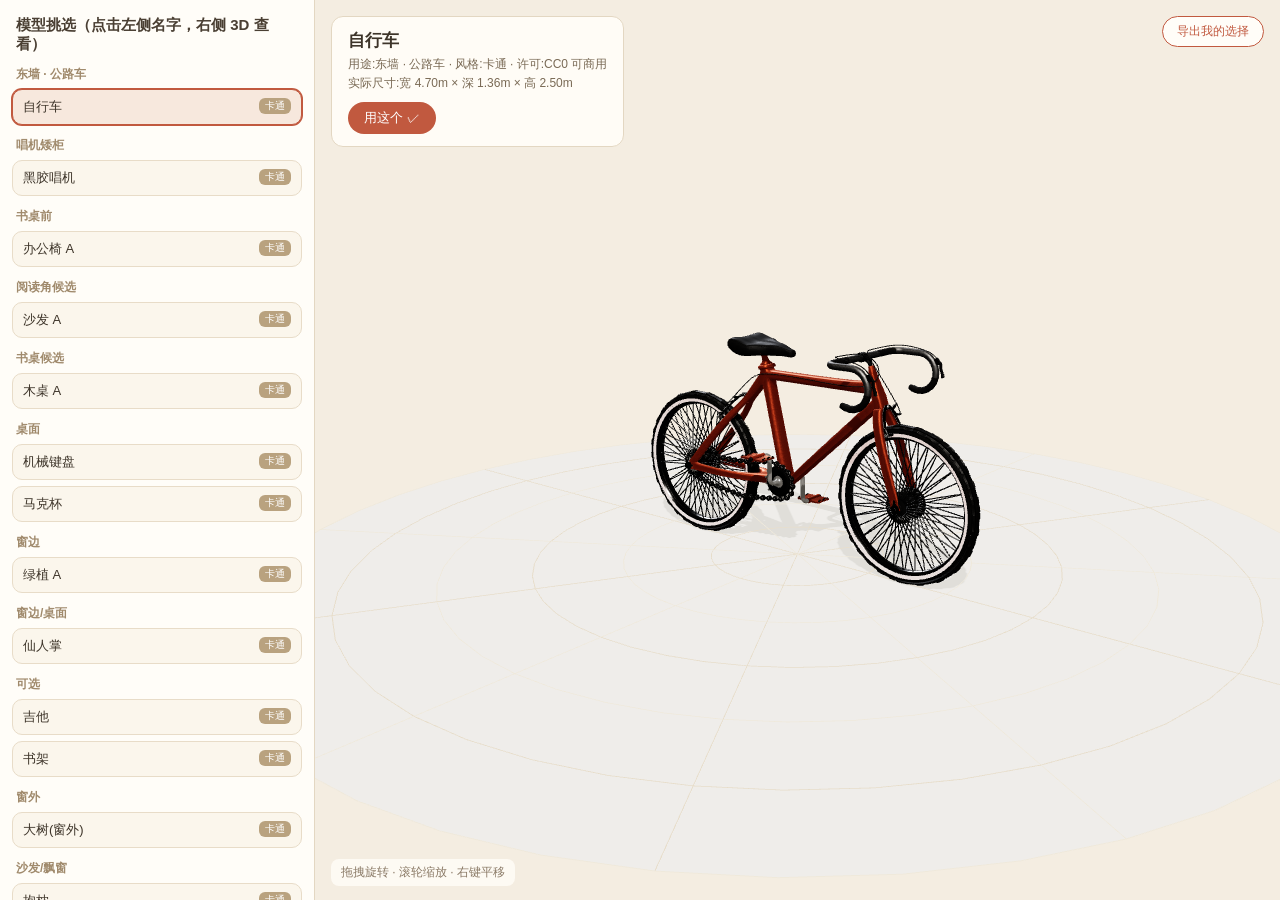
<file: room-preview/gallery.html>
<!DOCTYPE html>
<html lang="zh-CN">
<head>
<meta charset="utf-8">
<meta name="viewport" content="width=device-width,initial-scale=1">
<title>模型挑选 · 3D 预览</title>
<style>
html,body{margin:0;height:100%;overflow:hidden;font-family:-apple-system,"PingFang SC",sans-serif;background:#f4ede1;}
#app{display:flex;height:100%;}
#side{width:290px;min-width:290px;overflow-y:auto;background:#fffdf8;border-right:1px solid #e3d7c2;padding:12px;}
#side h1{font-size:15px;margin:4px 4px 10px;color:#4a3f33;}
.slot{font-size:12px;font-weight:700;color:#a08a6c;margin:12px 4px 6px;}
.item{display:block;width:100%;text-align:left;border:1px solid #e8dcc8;background:#fbf6ec;border-radius:10px;padding:8px 10px;margin-bottom:6px;cursor:pointer;font-size:13px;color:#3d3429;}
.item:hover{border-color:#c1593f;}
.item.active{border-color:#c1593f;background:#f7e8dd;box-shadow:0 0 0 1px #c1593f;}
.item .tag{float:right;font-size:10px;color:#fff;background:#b9a27f;border-radius:6px;padding:1px 6px;margin-left:6px;}
.item .tag.ph{background:#7f9a6e;}
.item.picked::after{content:"✓ 已选";color:#c1593f;font-weight:700;margin-left:6px;font-size:11px;}
</style>
<style>
#main{flex:1;position:relative;}
#view{position:absolute;inset:0;}
#info{position:absolute;left:16px;top:16px;background:rgba(255,253,248,.93);border:1px solid #e3d7c2;border-radius:12px;padding:12px 16px;max-width:430px;z-index:3;}
#info h2{margin:0 0 4px;font-size:17px;color:#3d3429;}
#info p{margin:2px 0;font-size:12px;color:#7a6a55;}
#pick{margin-top:8px;border:none;background:#c1593f;color:#fff;font-size:13px;padding:7px 16px;border-radius:999px;cursor:pointer;}
#pick.off{background:#b9a27f;}
#bar{position:absolute;right:16px;top:16px;z-index:3;text-align:right;}
#exportBtn{border:1px solid #c1593f;background:#fffdf8;color:#c1593f;font-size:12px;padding:6px 14px;border-radius:999px;cursor:pointer;}
#jsonBox{display:none;margin-top:8px;width:340px;height:180px;font-size:10px;font-family:Menlo,monospace;border:1px solid #e3d7c2;border-radius:8px;padding:6px;background:#fffdf8;}
#tip{position:absolute;left:16px;bottom:14px;font-size:12px;color:#8a7a66;background:rgba(255,253,248,.8);padding:5px 10px;border-radius:8px;z-index:3;}
#loading{position:absolute;inset:0;display:flex;align-items:center;justify-content:center;font-size:14px;color:#a08a6c;z-index:2;pointer-events:none;}
</style>
</head>
<body>
<div id="app">
  <div id="side"><h1>模型挑选（点击左侧名字，右侧 3D 查看）</h1></div>
  <div id="main">
    <div id="view"></div>
    <div id="loading">加载中…</div>
    <div id="info"></div>
    <div id="bar"><button id="exportBtn" type="button">导出我的选择</button><textarea id="jsonBox" readonly></textarea></div>
    <div id="tip">拖拽旋转 · 滚轮缩放 · 右键平移</div>
  </div>
</div>
<script src="./three.min.js"></script>
<script src="./OrbitControls.js"></script>
<script src="./libs/DRACOLoader.js"></script>
<script src="./libs/GLTFLoader.js"></script>
<script>
var MODELS = [
 {id:'bike',n:'自行车',slot:'东墙 · 公路车',src:'卡通'},
 {id:'turntable',n:'黑胶唱机',slot:'唱机矮柜',src:'卡通'},
 {id:'office-chair',n:'办公椅 A',slot:'书桌前',src:'卡通'},
 {id:'sofa',n:'沙发 A',slot:'阅读角候选',src:'卡通'},
 {id:'table',n:'木桌 A',slot:'书桌候选',src:'卡通'},
 {id:'mechanical-keyboard',n:'机械键盘',slot:'桌面',src:'卡通'},
 {id:'mug',n:'马克杯',slot:'桌面',src:'卡通'},
 {id:'plant',n:'绿植 A',slot:'窗边',src:'卡通'},
 {id:'cactus',n:'仙人掌',slot:'窗边/桌面',src:'卡通'},
 {id:'guitar',n:'吉他',slot:'可选',src:'卡通'},
 {id:'library-large',n:'书架',slot:'可选',src:'卡通'},
 {id:'tree-big',n:'大树(窗外)',slot:'窗外',src:'卡通'},
 {id:'pillow',n:'抱枕',slot:'沙发/飘窗',src:'卡通'},
 {id:'nes',n:'红白机',slot:'桌面摆件(可选)',src:'卡通'},
 {id:'headphones',n:'耳机',slot:'桌面摆件(可选)',src:'卡通'}
];
</script>
<script>
var PH = [
 {id:'desk_lamp_arm_01',n:'折叠台灯',slot:'书桌'},
 {id:'book_encyclopedia_set_01',n:'一摞书',slot:'飘窗/桌面'},
 {id:'modern_wooden_cabinet',n:'现代木柜',slot:'唱机矮柜候选'},
 {id:'hanging_picture_frame_01',n:'挂画框',slot:'墙面'},
 {id:'potted_plant_01',n:'盆栽 A',slot:'窗边'},
 {id:'potted_plant_02',n:'盆栽 B',slot:'窗边'},
 {id:'WoodenTable_02',n:'木桌 B',slot:'书桌候选'},
 {id:'WoodenTable_03',n:'木桌 C',slot:'书桌候选'},
 {id:'mid_century_lounge_chair',n:'休闲椅',slot:'阅读角候选'},
 {id:'modern_arm_chair_01',n:'扶手椅',slot:'阅读角候选'},
 {id:'Sofa_01',n:'长沙发',slot:'阅读角候选'}
];
PH.forEach(function(m){ m.src='写实'; });
var ALL = MODELS.concat(PH);
</script>
<script>
var view = document.getElementById('view');
var scene = new THREE.Scene();
scene.background = new THREE.Color(0xf4ede1);
var camera = new THREE.PerspectiveCamera(45, 1, 0.01, 200);
var renderer = new THREE.WebGLRenderer({antialias:true});
renderer.setPixelRatio(Math.min(devicePixelRatio,2));
renderer.shadowMap.enabled = true;
renderer.shadowMap.type = THREE.PCFSoftShadowMap;
renderer.outputEncoding = THREE.sRGBEncoding;
renderer.toneMapping = THREE.ACESFilmicToneMapping;
view.appendChild(renderer.domElement);
var controls = new THREE.OrbitControls(camera, renderer.domElement);
controls.enableDamping = true; controls.dampingFactor = 0.08;
function resize(){
  var w = view.clientWidth, h = view.clientHeight;
  camera.aspect = w/h; camera.updateProjectionMatrix();
  renderer.setSize(w, h);
}
addEventListener('resize', resize);
</script>
<script>
scene.add(new THREE.HemisphereLight(0xfff6e8, 0x9a8a72, 0.85));
var key = new THREE.DirectionalLight(0xfff0dd, 1.1);
key.position.set(3, 5, 4); key.castShadow = true;
key.shadow.mapSize.set(1024,1024);
key.shadow.camera.left=-4; key.shadow.camera.right=4;
key.shadow.camera.top=4; key.shadow.camera.bottom=-4;
scene.add(key);
var rim = new THREE.DirectionalLight(0xdfe8ff, 0.35);
rim.position.set(-4, 3, -3); scene.add(rim);
var ground = new THREE.Mesh(new THREE.CircleGeometry(6, 48),
  new THREE.MeshStandardMaterial({color:0xe9dfc9, roughness:1}));
ground.rotation.x = -Math.PI/2; ground.receiveShadow = true;
scene.add(ground);
var grid = new THREE.PolarGridHelper(6, 12, 6, 48, 0xcbb996, 0xdccfb4);
grid.position.y = 0.002; scene.add(grid);
var draco = new THREE.DRACOLoader();
draco.setDecoderPath('./libs/draco/');
var loader = new THREE.GLTFLoader();
loader.setDRACOLoader(draco);
</script>
<script>
var current = null, currentObj = null, picked = {};
var infoEl = document.getElementById('info');
var loadingEl = document.getElementById('loading');
function showModel(m){
  if (currentObj){ scene.remove(currentObj); currentObj = null; }
  current = m;
  loadingEl.style.display = 'flex';
  infoEl.innerHTML = '<h2>' + m.n + '</h2><p>加载中…</p>';
  loader.load('./models/' + m.id + '/model.gltf', function(g){
    var obj = g.scene;
    obj.traverse(function(o){ if (o.isMesh){ o.castShadow = true; o.receiveShadow = true; } });
    var box3 = new THREE.Box3().setFromObject(obj);
    var size = box3.getSize(new THREE.Vector3());
    var center = box3.getCenter(new THREE.Vector3());
    obj.position.sub(center); obj.position.y += size.y/2;
    scene.add(obj); currentObj = obj;
    var maxDim = Math.max(size.x, size.y, size.z) || 1;
    var dist = maxDim * 1.9 + 0.4;
    camera.position.set(dist*0.8, maxDim*0.75 + size.y*0.3, dist);
    controls.target.set(0, size.y/2, 0);
    controls.update();
    loadingEl.style.display = 'none';
    renderInfo(m, size);
  }, undefined, function(){
    loadingEl.style.display = 'none';
    infoEl.innerHTML = '<h2>' + m.n + '</h2><p>加载失败</p>';
  });
}
</script>
<script>
function fmt(x){ return (Math.round(x*100)/100).toFixed(2); }
function renderInfo(m, size){
  var isPicked = !!picked[m.id];
  infoEl.innerHTML = '<h2>' + m.n + '</h2>'
    + '<p>用途:' + m.slot + ' · 风格:' + m.src + ' · 许可:CC0 可商用</p>'
    + '<p>实际尺寸:宽 ' + fmt(size.x) + 'm × 深 ' + fmt(size.z) + 'm × 高 ' + fmt(size.y) + 'm</p>'
    + '<button id="pick" type="button" class="' + (isPicked?'off':'') + '">' + (isPicked?'取消选择':'用这个 ✓') + '</button>';
  document.getElementById('pick').onclick = function(){
    if (picked[m.id]) delete picked[m.id]; else picked[m.id] = {slot:m.slot, name:m.n, id:m.id};
    renderInfo(m, size); refreshSide();
  };
}
var side = document.getElementById('side');
function refreshSide(){
  side.querySelectorAll('.item').forEach(function(b){
    b.classList.toggle('picked', !!picked[b.dataset.id]);
    b.classList.toggle('active', current && b.dataset.id === current.id);
  });
}
</script>
<script>
var lastSlot = null;
ALL.forEach(function(m){
  if (m.slot !== lastSlot){
    lastSlot = m.slot;
    var h = document.createElement('div');
    h.className = 'slot'; h.textContent = m.slot;
    side.appendChild(h);
  }
  var b = document.createElement('button');
  b.type = 'button'; b.className = 'item'; b.dataset.id = m.id;
  b.innerHTML = '<span class="tag' + (m.src==='写实'?' ph':'') + '">' + m.src + '</span>' + m.n;
  b.onclick = function(){ showModel(m); refreshSide(); };
  side.appendChild(b);
});
document.getElementById('exportBtn').onclick = function(){
  var box = document.getElementById('jsonBox');
  box.style.display = box.style.display === 'block' ? 'none' : 'block';
  box.value = JSON.stringify(picked, null, 1);
  box.focus(); box.select();
};
(function tick(){ requestAnimationFrame(tick); controls.update(); renderer.render(scene, camera); })();
resize();
showModel(ALL[0]); refreshSide();
</script>
</body>
</html>
</file>
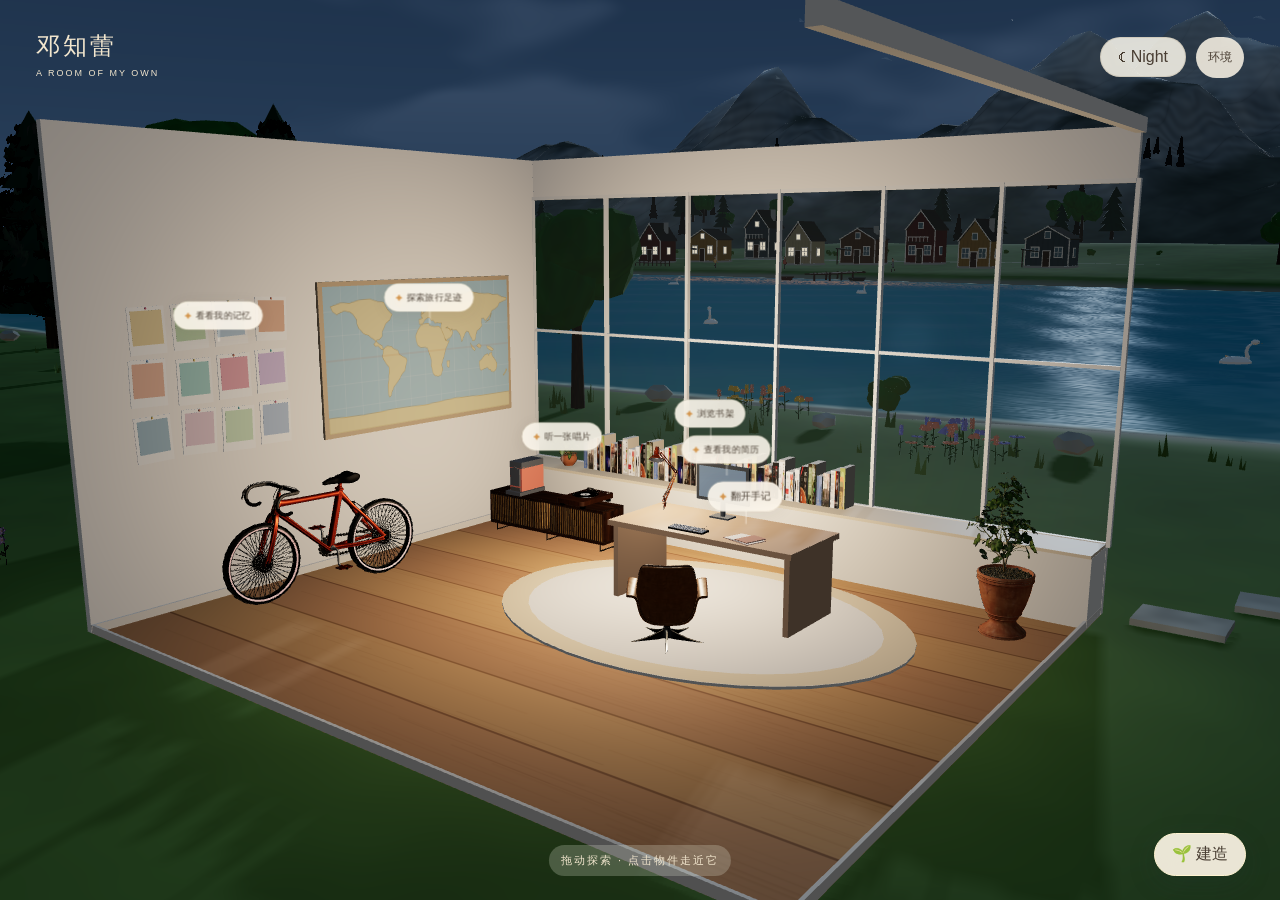
<file: room-preview/portal.html>
<!DOCTYPE html><html lang="zh-CN"><meta charset="utf-8"><title>返回房间</title><script>location.replace(location.hash==='#manage'?'./admin/':'./index.html'+location.hash);</script><a href="./index.html">返回房间</a></html>
</file>
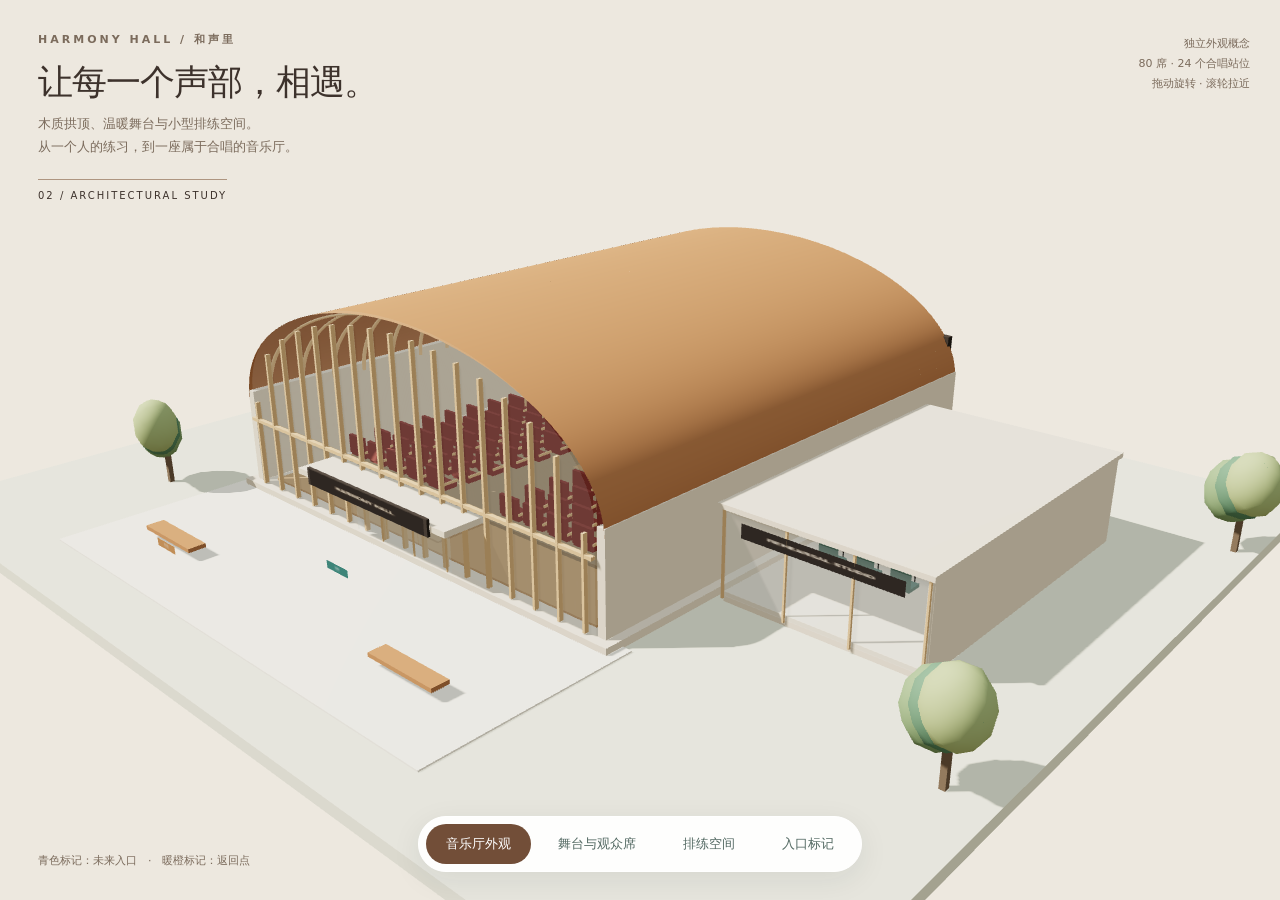
<file: standalone-demos/concert.html>
<!doctype html><html lang="zh-CN"><meta charset="utf-8"><meta name="viewport" content="width=device-width,initial-scale=1"><title>和声里音乐厅 · 独立建筑外观</title><link rel="stylesheet" href="demo.css"><body class="concert"><header class="header"><div class="eyebrow">HARMONY HALL / 和声里</div><h1>让每一个声部，相遇。</h1><p>木质拱顶、温暖舞台与小型排练空间。<br>从一个人的练习，到一座属于合唱的音乐厅。</p><span class="tag">02 / ARCHITECTURAL STUDY</span></header><aside class="meta">独立外观概念<br>80 席 · 24 个合唱站位<br>拖动旋转 · 滚轮拉近</aside><div class="legend">青色标记：未来入口　·　暖橙标记：返回点</div><nav class="nav"><button data-view="exterior">音乐厅外观</button><button data-view="hall">舞台与观众席</button><button data-view="rehearsal">排练空间</button><button id="markers">入口标记</button></nav><script src="vendor/three.min.js"></script><script src="vendor/OrbitControls.js"></script><script src="common.js"></script><script src="concert.js"></script></body></html>
</file>
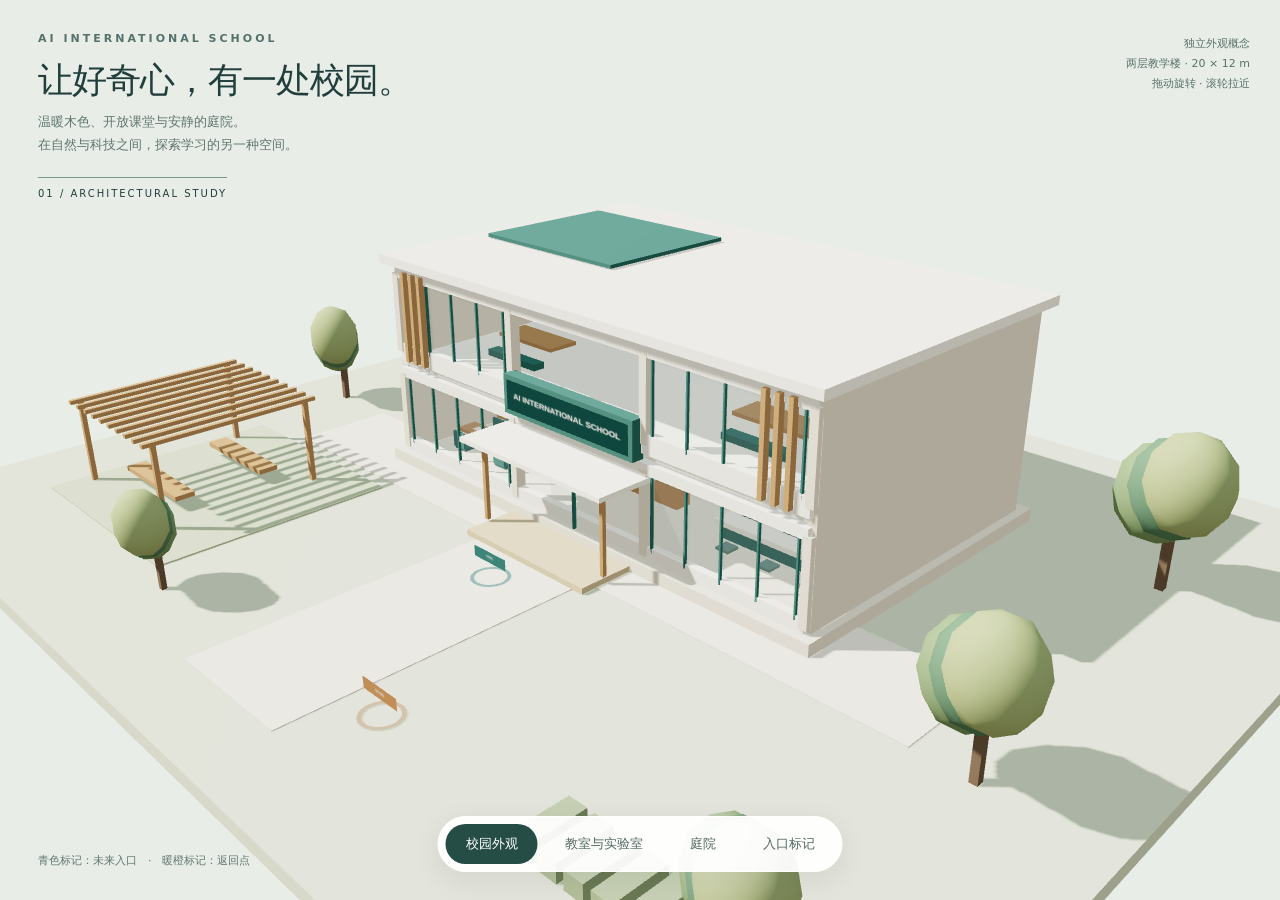
<file: standalone-demos/school.html>
<!doctype html><html lang="zh-CN"><meta charset="utf-8"><meta name="viewport" content="width=device-width,initial-scale=1"><title>AI International School · 独立建筑外观</title><link rel="stylesheet" href="demo.css"><body><header class="header"><div class="eyebrow">AI INTERNATIONAL SCHOOL</div><h1>让好奇心，有一处校园。</h1><p>温暖木色、开放课堂与安静的庭院。<br>在自然与科技之间，探索学习的另一种空间。</p><span class="tag">01 / ARCHITECTURAL STUDY</span></header><aside class="meta">独立外观概念<br>两层教学楼 · 20 × 12 m<br>拖动旋转 · 滚轮拉近</aside><div class="legend">青色标记：未来入口　·　暖橙标记：返回点</div><nav class="nav"><button data-view="exterior">校园外观</button><button data-view="classroom">教室与实验室</button><button data-view="courtyard">庭院</button><button id="markers">入口标记</button></nav><script src="vendor/three.min.js"></script><script src="vendor/OrbitControls.js"></script><script src="common.js"></script><script src="school.js"></script></body></html>
</file>
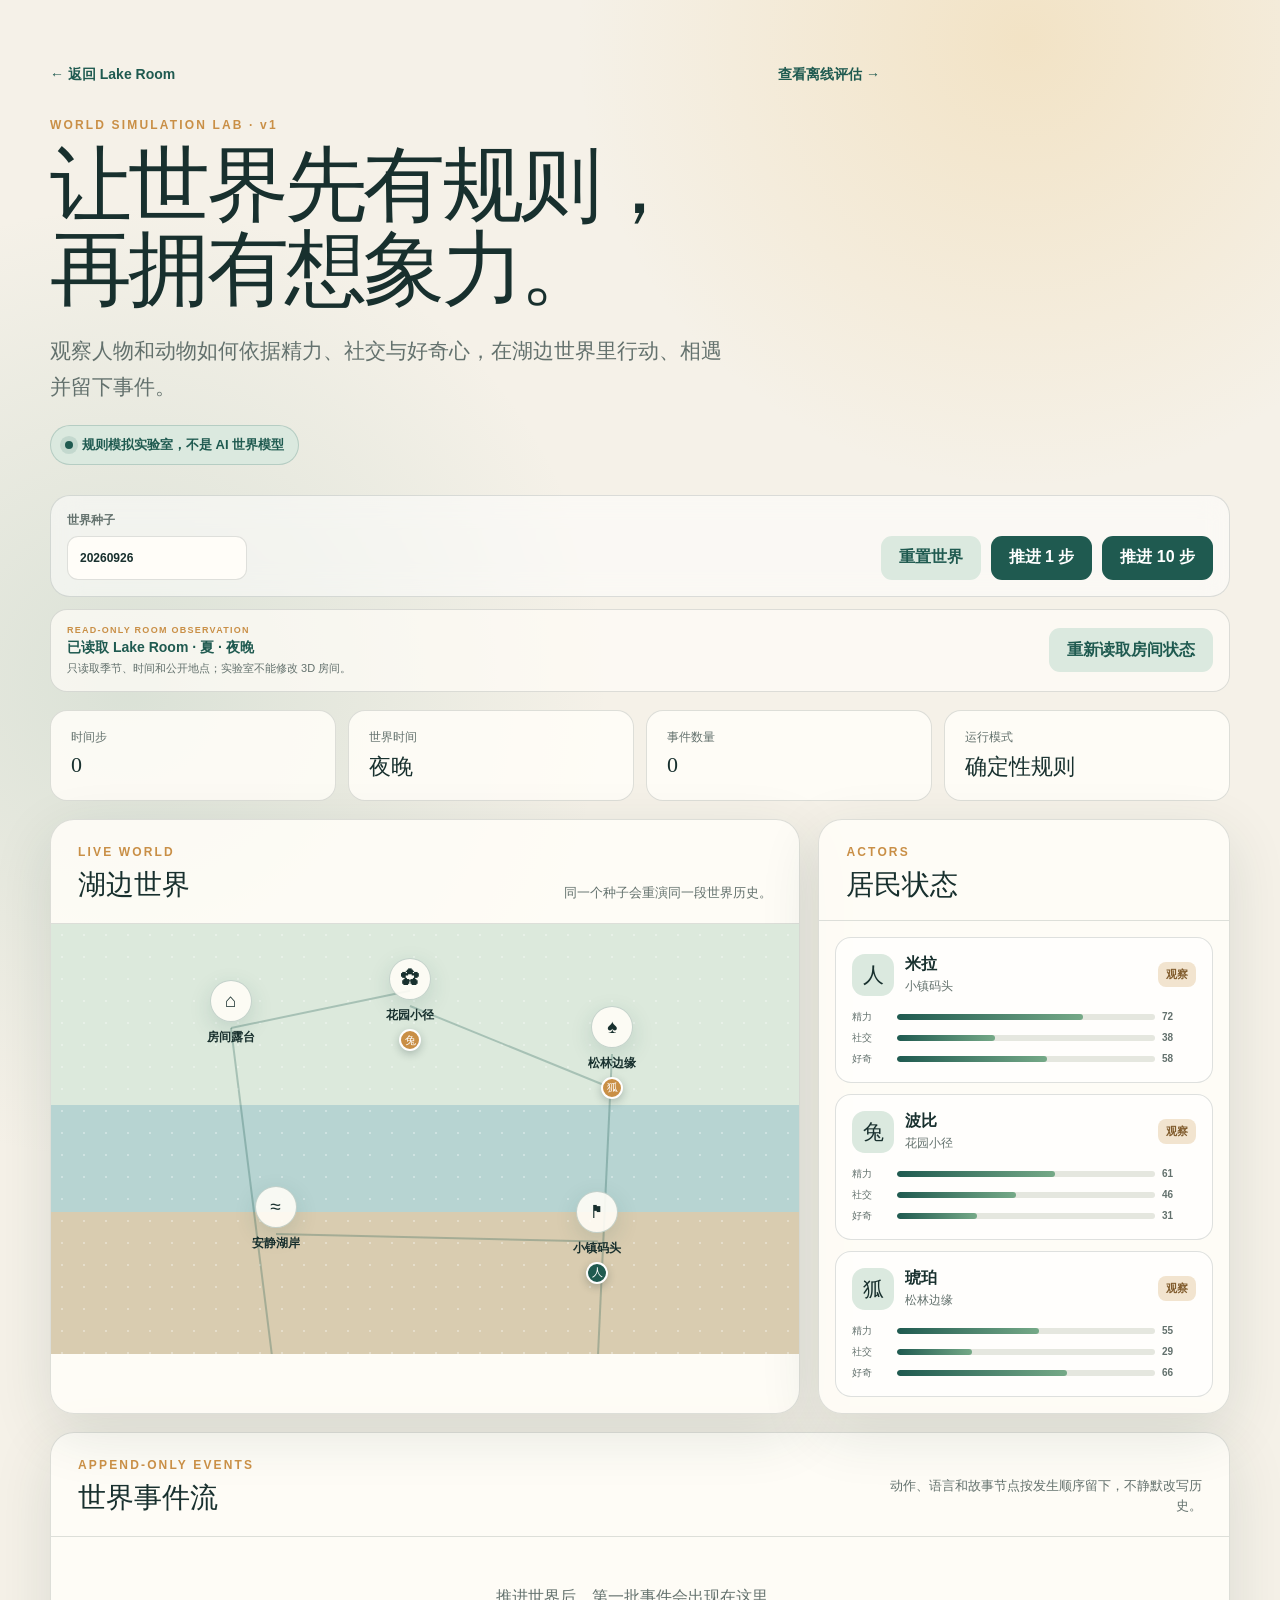
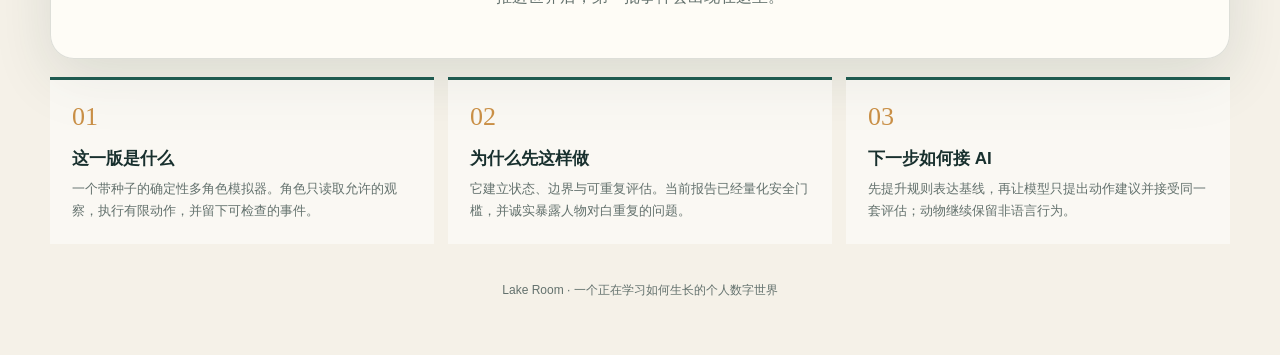
<file: world-model/demo.html>
<!doctype html>
<html lang="zh-CN">
<head>
  <meta charset="utf-8">
  <meta name="viewport" content="width=device-width,initial-scale=1">
  <meta name="theme-color" content="#183d3b">
  <link rel="icon" href="data:,">
  <title>Lake Room · 世界模拟实验室</title>
  <link rel="stylesheet" href="demo.css">
</head>
<body>
  <main class="shell">
    <header class="hero">
      <div class="hero-nav"><a class="back-link" href="../">← 返回 Lake Room</a><a class="back-link" href="evaluation.html">查看离线评估 →</a></div>
      <div class="eyebrow">WORLD SIMULATION LAB · v1</div>
      <h1>让世界先有规则，<br>再拥有想象力。</h1>
      <p class="lead">观察人物和动物如何依据精力、社交与好奇心，在湖边世界里行动、相遇并留下事件。</p>
      <div class="truth-label" data-testid="lab-status">
        <span class="truth-dot" aria-hidden="true"></span>
        规则模拟实验室，不是 AI 世界模型
      </div>
    </header>

    <section class="control-panel" aria-label="模拟控制">
      <label class="seed-field">
        <span>世界种子</span>
        <input id="seed" type="number" value="20260926" min="1" max="4294967295" inputmode="numeric">
      </label>
      <button id="reset" class="button secondary" type="button">重置世界</button>
      <button id="step-one" class="button primary" type="button">推进 1 步</button>
      <button id="step-ten" class="button primary" type="button">推进 10 步</button>
    </section>

    <section class="observation-panel" aria-label="房间观察状态">
      <div>
        <span class="observation-kicker">READ-ONLY ROOM OBSERVATION</span>
        <strong id="observation-status" data-testid="observation-status">正在读取 Lake Room 状态…</strong>
        <small>只读取季节、时间和公开地点；实验室不能修改 3D 房间。</small>
      </div>
      <button id="refresh-observation" class="button secondary" type="button">重新读取房间状态</button>
    </section>

    <section class="metrics" aria-label="世界状态">
      <article><span>时间步</span><strong id="tick">0</strong></article>
      <article><span>世界时间</span><strong id="world-time">早晨</strong></article>
      <article><span>事件数量</span><strong id="event-count">0</strong></article>
      <article><span>运行模式</span><strong>确定性规则</strong></article>
    </section>

    <section class="dashboard">
      <div class="panel world-panel">
        <div class="section-heading">
          <div>
            <p class="kicker">LIVE WORLD</p>
            <h2>湖边世界</h2>
          </div>
          <p>同一个种子会重演同一段世界历史。</p>
        </div>
        <div id="world-map" class="world-map" aria-label="世界地点图"></div>
      </div>

      <div class="panel actors-panel">
        <div class="section-heading compact">
          <div>
            <p class="kicker">ACTORS</p>
            <h2>居民状态</h2>
          </div>
        </div>
        <div id="actor-grid" class="actor-grid" data-testid="actor-grid"></div>
      </div>
    </section>

    <section class="panel timeline-panel">
      <div class="section-heading">
        <div>
          <p class="kicker">APPEND-ONLY EVENTS</p>
          <h2>世界事件流</h2>
        </div>
        <p>动作、语言和故事节点按发生顺序留下，不静默改写历史。</p>
      </div>
      <ol id="event-list" class="event-list" data-testid="event-list">
        <li class="empty-state">推进世界后，第一批事件会出现在这里。</li>
      </ol>
    </section>

    <section class="explanation">
      <article>
        <span>01</span>
        <h3>这一版是什么</h3>
        <p>一个带种子的确定性多角色模拟器。角色只读取允许的观察，执行有限动作，并留下可检查的事件。</p>
      </article>
      <article>
        <span>02</span>
        <h3>为什么先这样做</h3>
        <p>它建立状态、边界与可重复评估。当前报告已经量化安全门槛，并诚实暴露人物对白重复的问题。</p>
      </article>
      <article>
        <span>03</span>
        <h3>下一步如何接 AI</h3>
        <p>先提升规则表达基线，再让模型只提出动作建议并接受同一套评估；动物继续保留非语言行为。</p>
      </article>
    </section>

    <footer>Lake Room · 一个正在学习如何生长的个人数字世界</footer>
  </main>
  <script src="room-observation.js"></script>
  <script src="simulation.js"></script>
  <script src="demo.js"></script>
</body>
</html>
</file>
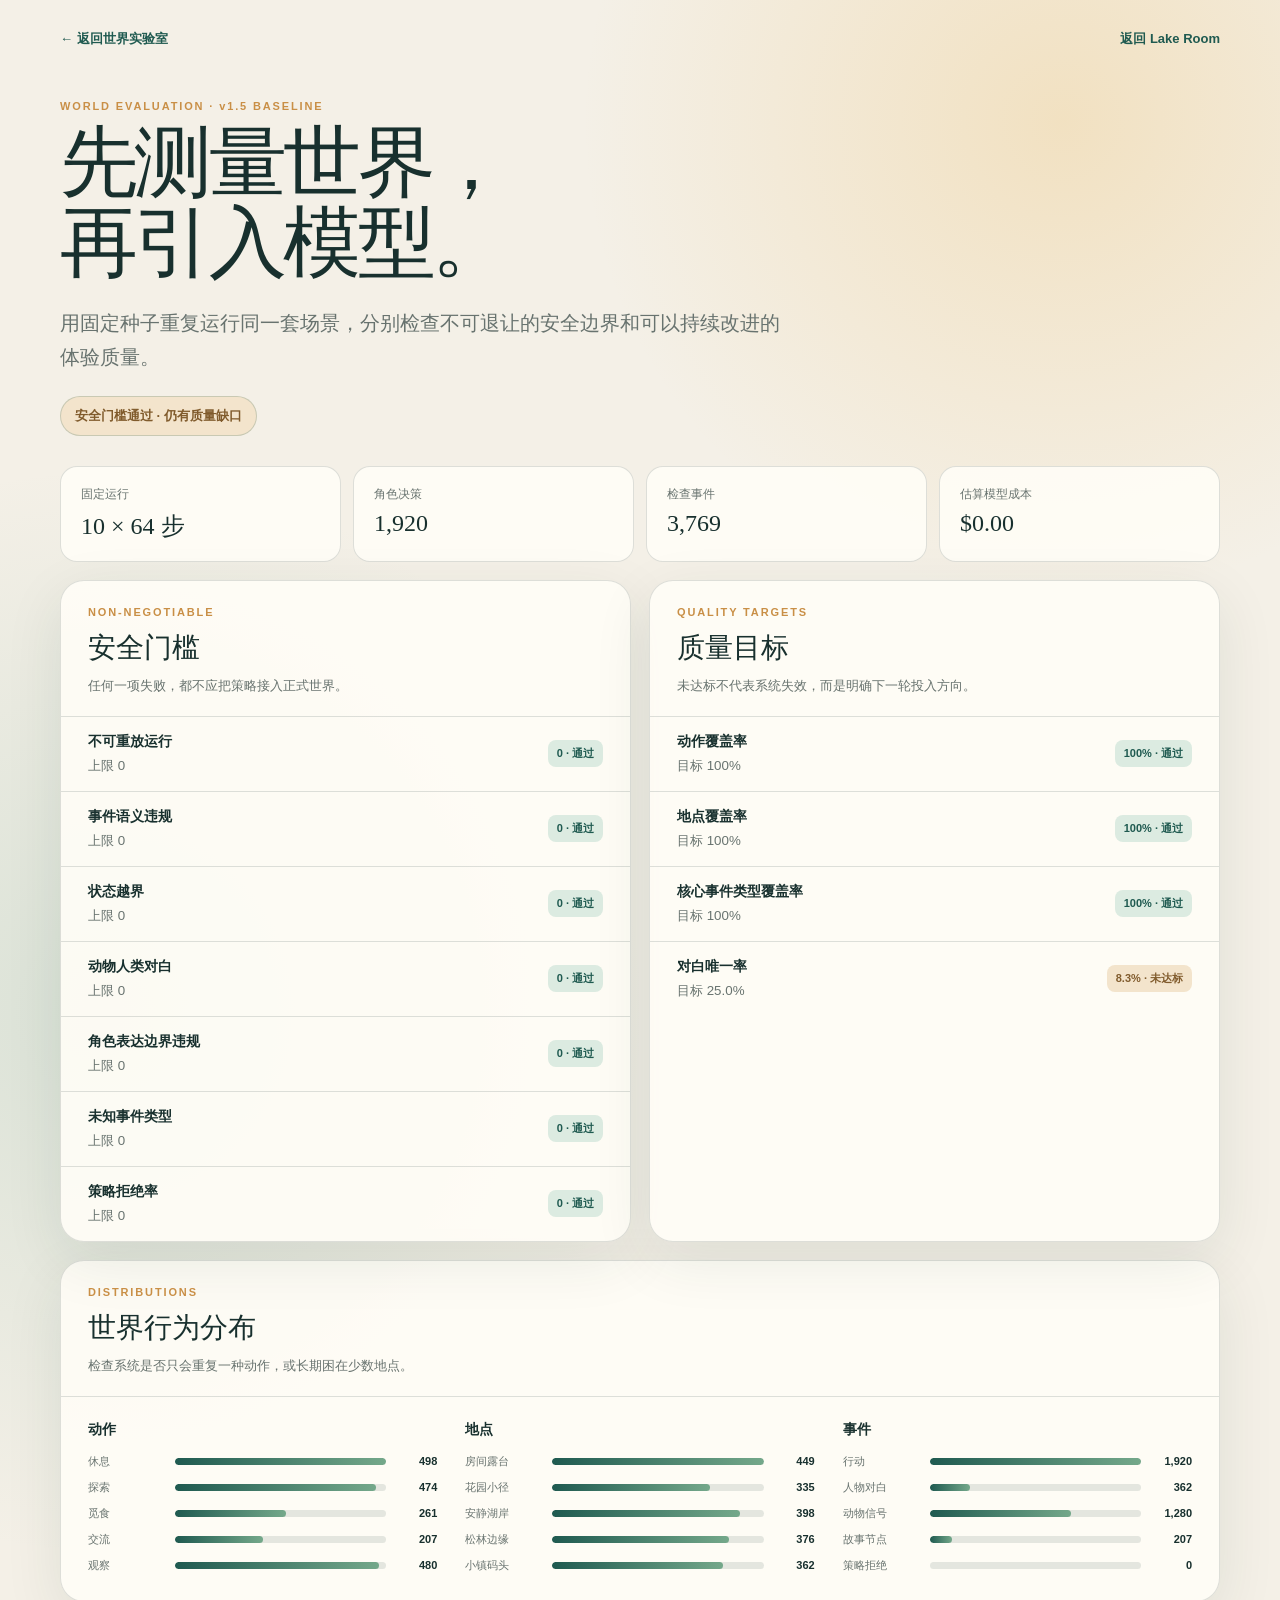
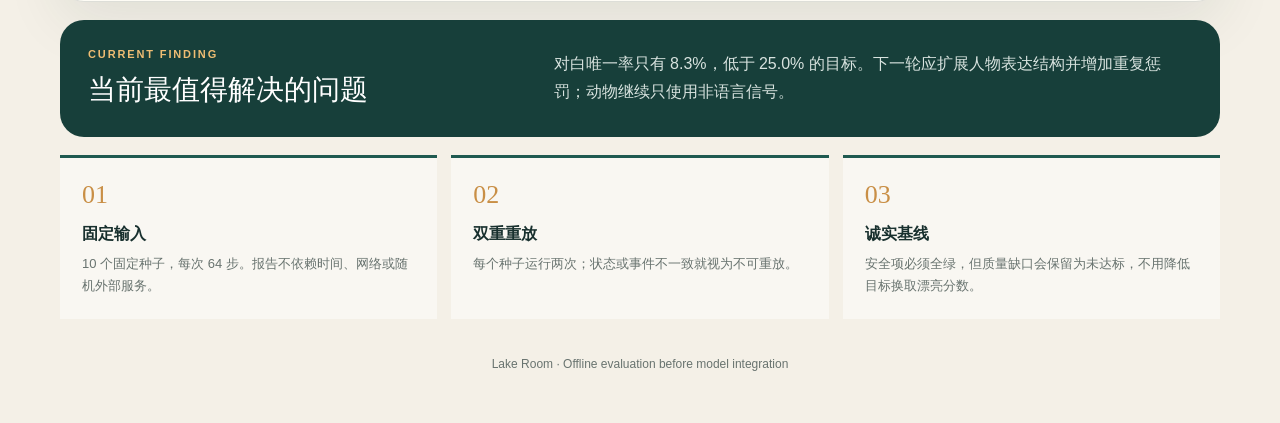
<file: world-model/evaluation.html>
<!doctype html>
<html lang="zh-CN">
<head>
  <meta charset="utf-8">
  <meta name="viewport" content="width=device-width,initial-scale=1">
  <meta name="theme-color" content="#183d3b">
  <link rel="icon" href="data:,">
  <title>Lake Room · 世界模拟离线评估</title>
  <link rel="stylesheet" href="evaluation.css">
</head>
<body>
  <main class="shell">
    <nav class="top-nav">
      <a href="demo.html">← 返回世界实验室</a>
      <a href="../">返回 Lake Room</a>
    </nav>

    <header class="hero">
      <p class="eyebrow">WORLD EVALUATION · v1.5 BASELINE</p>
      <h1>先测量世界，<br>再引入模型。</h1>
      <p class="lead">用固定种子重复运行同一套场景，分别检查不可退让的安全边界和可以持续改进的体验质量。</p>
      <div id="report-status" class="status" data-testid="evaluation-status">正在读取评估报告…</div>
    </header>

    <section class="summary" aria-label="评估规模">
      <article><span>固定运行</span><strong id="runs">—</strong></article>
      <article><span>角色决策</span><strong id="decisions">—</strong></article>
      <article><span>检查事件</span><strong id="events">—</strong></article>
      <article><span>估算模型成本</span><strong id="cost">—</strong></article>
    </section>

    <section class="columns">
      <article class="panel">
        <header>
          <p class="kicker">NON-NEGOTIABLE</p>
          <h2>安全门槛</h2>
          <p>任何一项失败，都不应把策略接入正式世界。</p>
        </header>
        <div id="safety-gates" class="score-list" data-testid="safety-gates"></div>
      </article>

      <article class="panel">
        <header>
          <p class="kicker">QUALITY TARGETS</p>
          <h2>质量目标</h2>
          <p>未达标不代表系统失效，而是明确下一轮投入方向。</p>
        </header>
        <div id="quality-targets" class="score-list" data-testid="quality-targets"></div>
      </article>
    </section>

    <section class="panel distribution-panel">
      <header>
        <p class="kicker">DISTRIBUTIONS</p>
        <h2>世界行为分布</h2>
        <p>检查系统是否只会重复一种动作，或长期困在少数地点。</p>
      </header>
      <div class="distribution-columns">
        <div><h3>动作</h3><div id="action-bars" class="bars"></div></div>
        <div><h3>地点</h3><div id="location-bars" class="bars"></div></div>
        <div><h3>事件</h3><div id="event-bars" class="bars"></div></div>
      </div>
    </section>

    <section class="finding" data-testid="evaluation-finding">
      <div>
        <p class="kicker">CURRENT FINDING</p>
        <h2>当前最值得解决的问题</h2>
      </div>
      <p id="finding-copy">正在分析质量缺口…</p>
    </section>

    <section class="method">
      <article><span>01</span><h3>固定输入</h3><p>10 个固定种子，每次 64 步。报告不依赖时间、网络或随机外部服务。</p></article>
      <article><span>02</span><h3>双重重放</h3><p>每个种子运行两次；状态或事件不一致就视为不可重放。</p></article>
      <article><span>03</span><h3>诚实基线</h3><p>安全项必须全绿，但质量缺口会保留为未达标，不用降低目标换取漂亮分数。</p></article>
    </section>

    <footer>Lake Room · Offline evaluation before model integration</footer>
  </main>
  <script src="evaluation-view.js"></script>
</body>
</html>
</file>
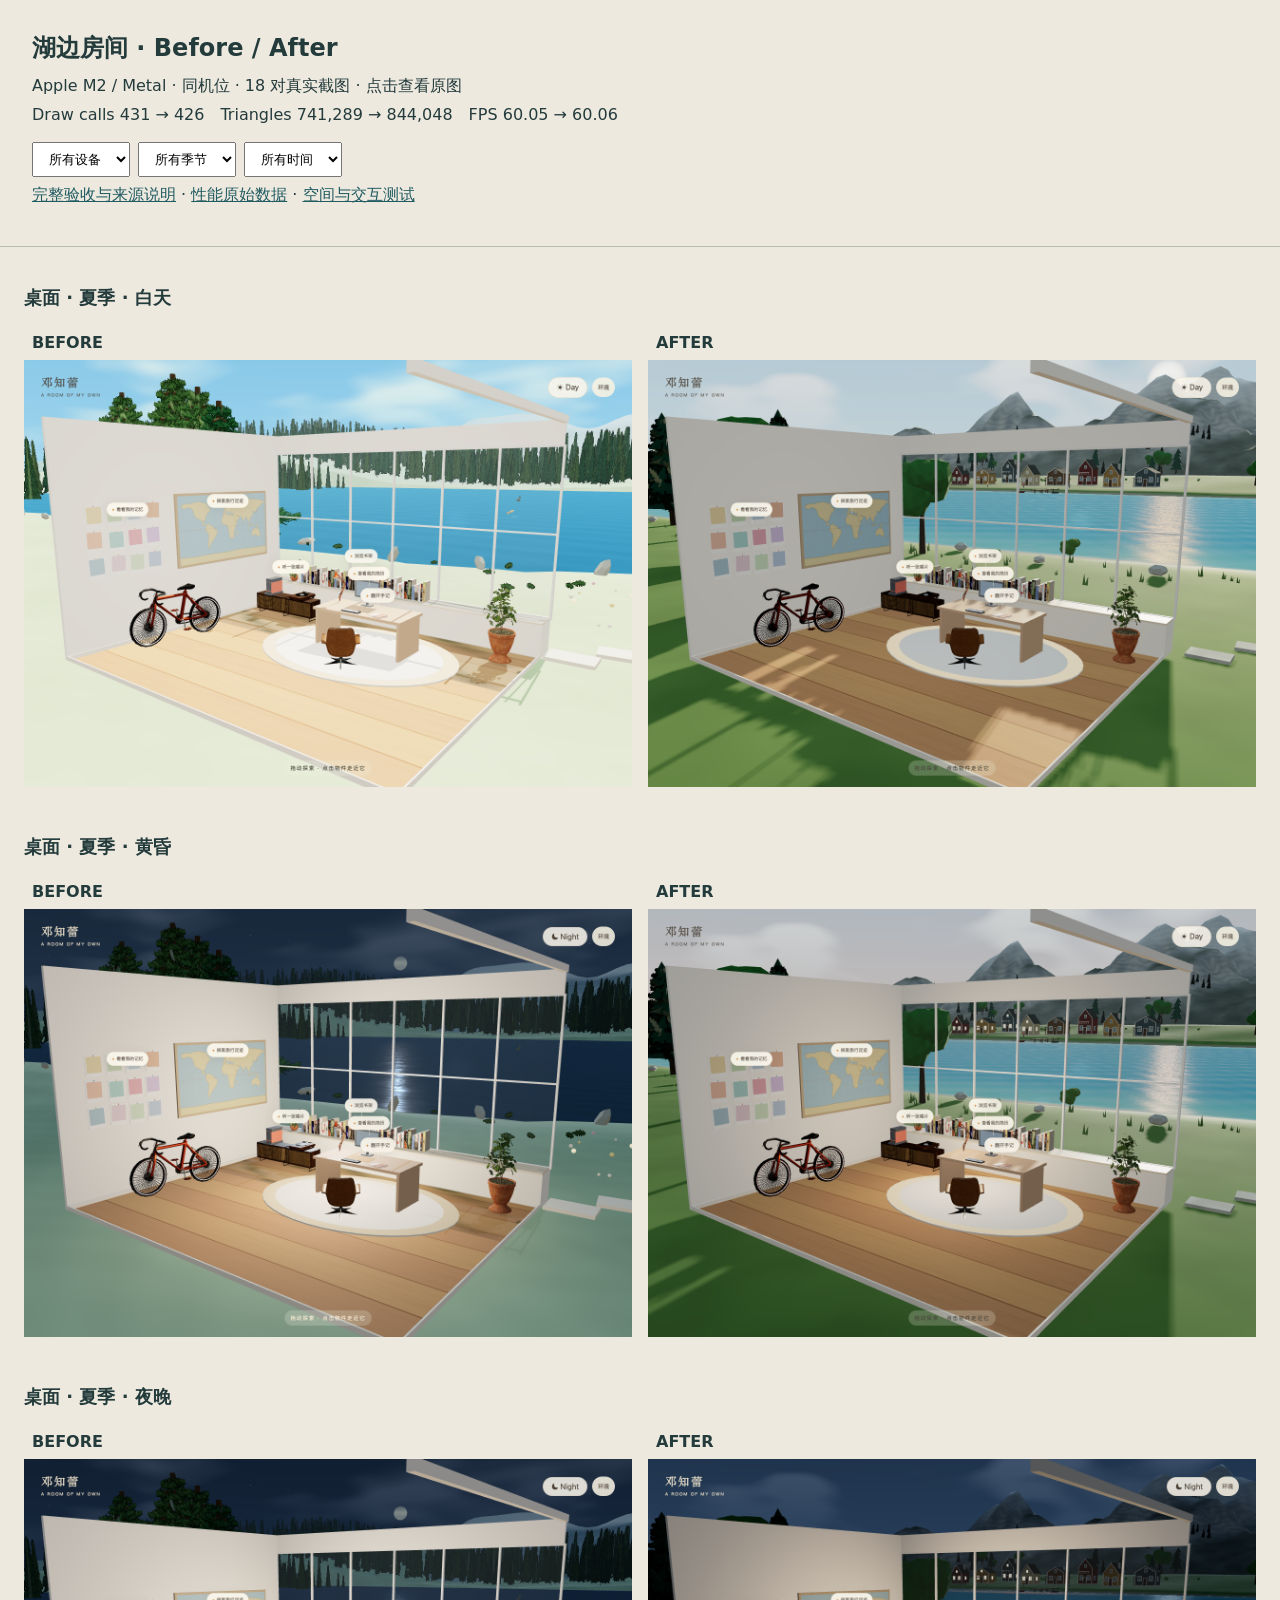
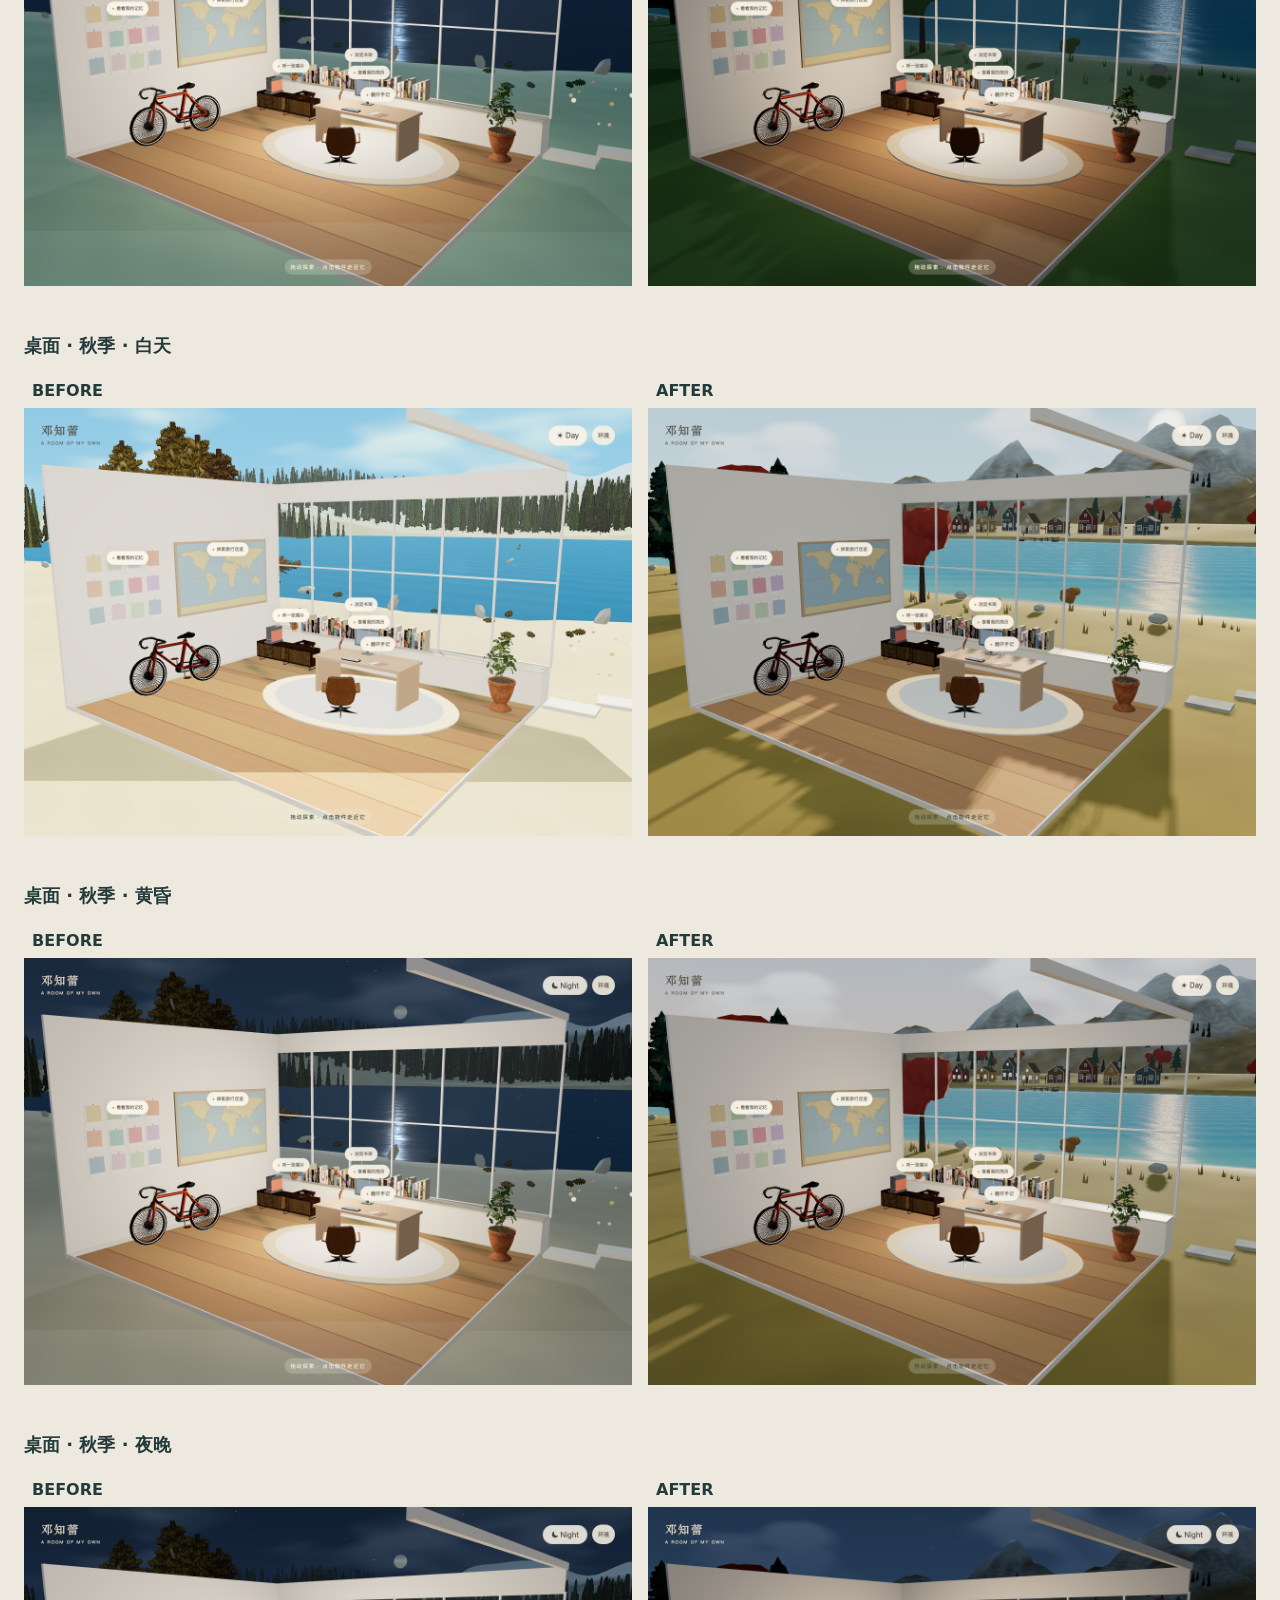
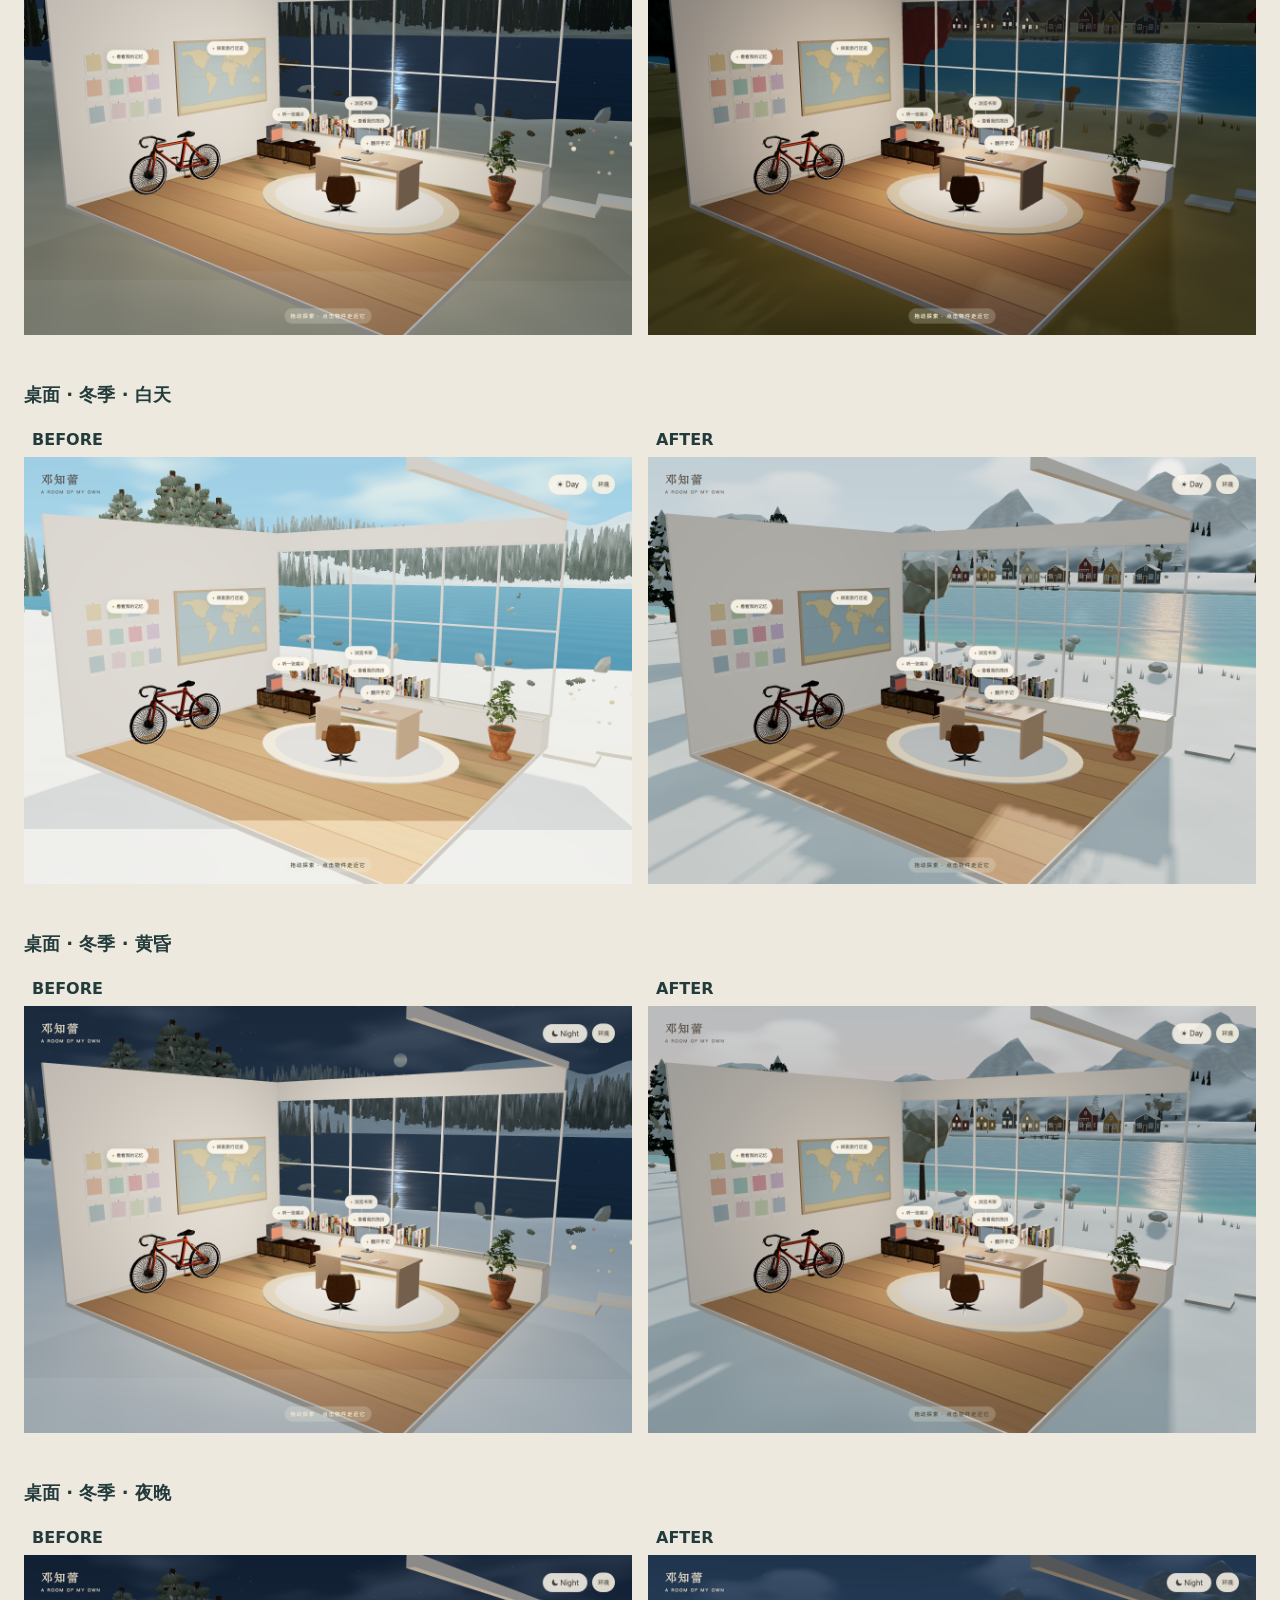
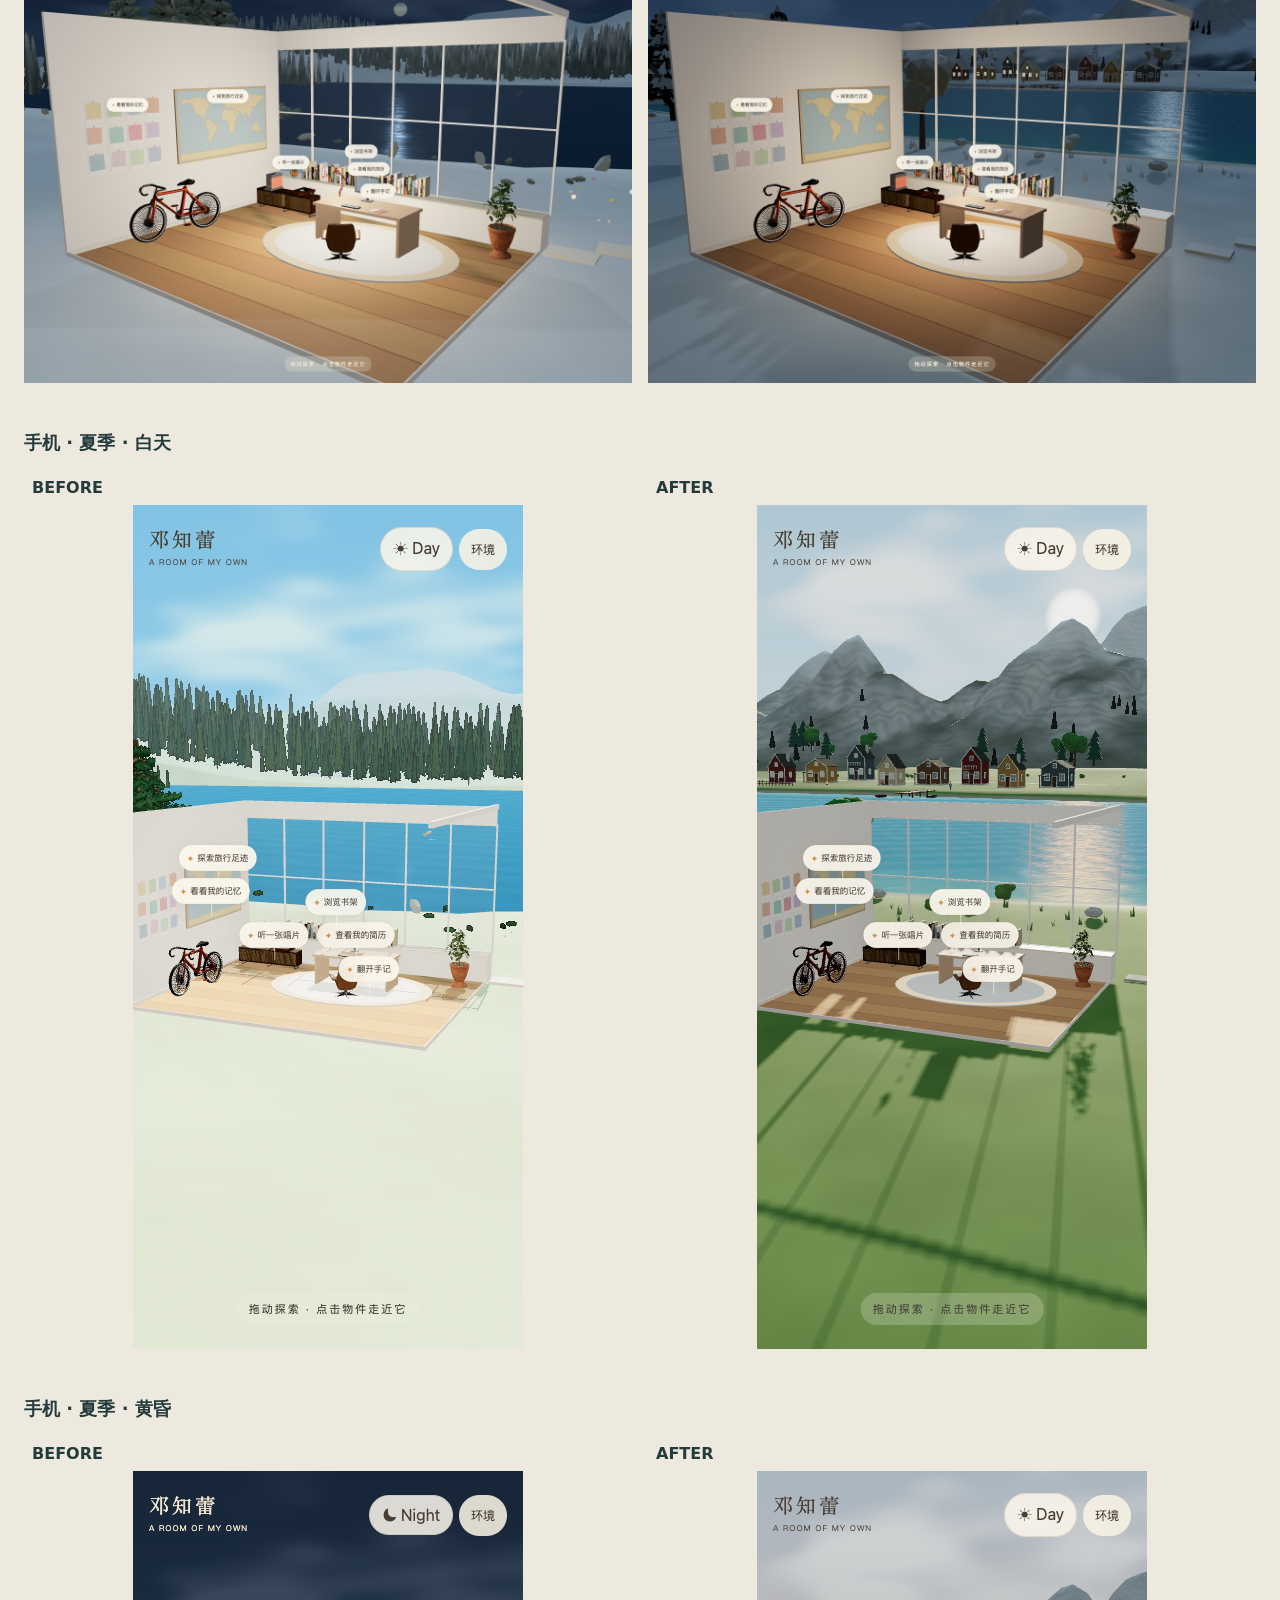
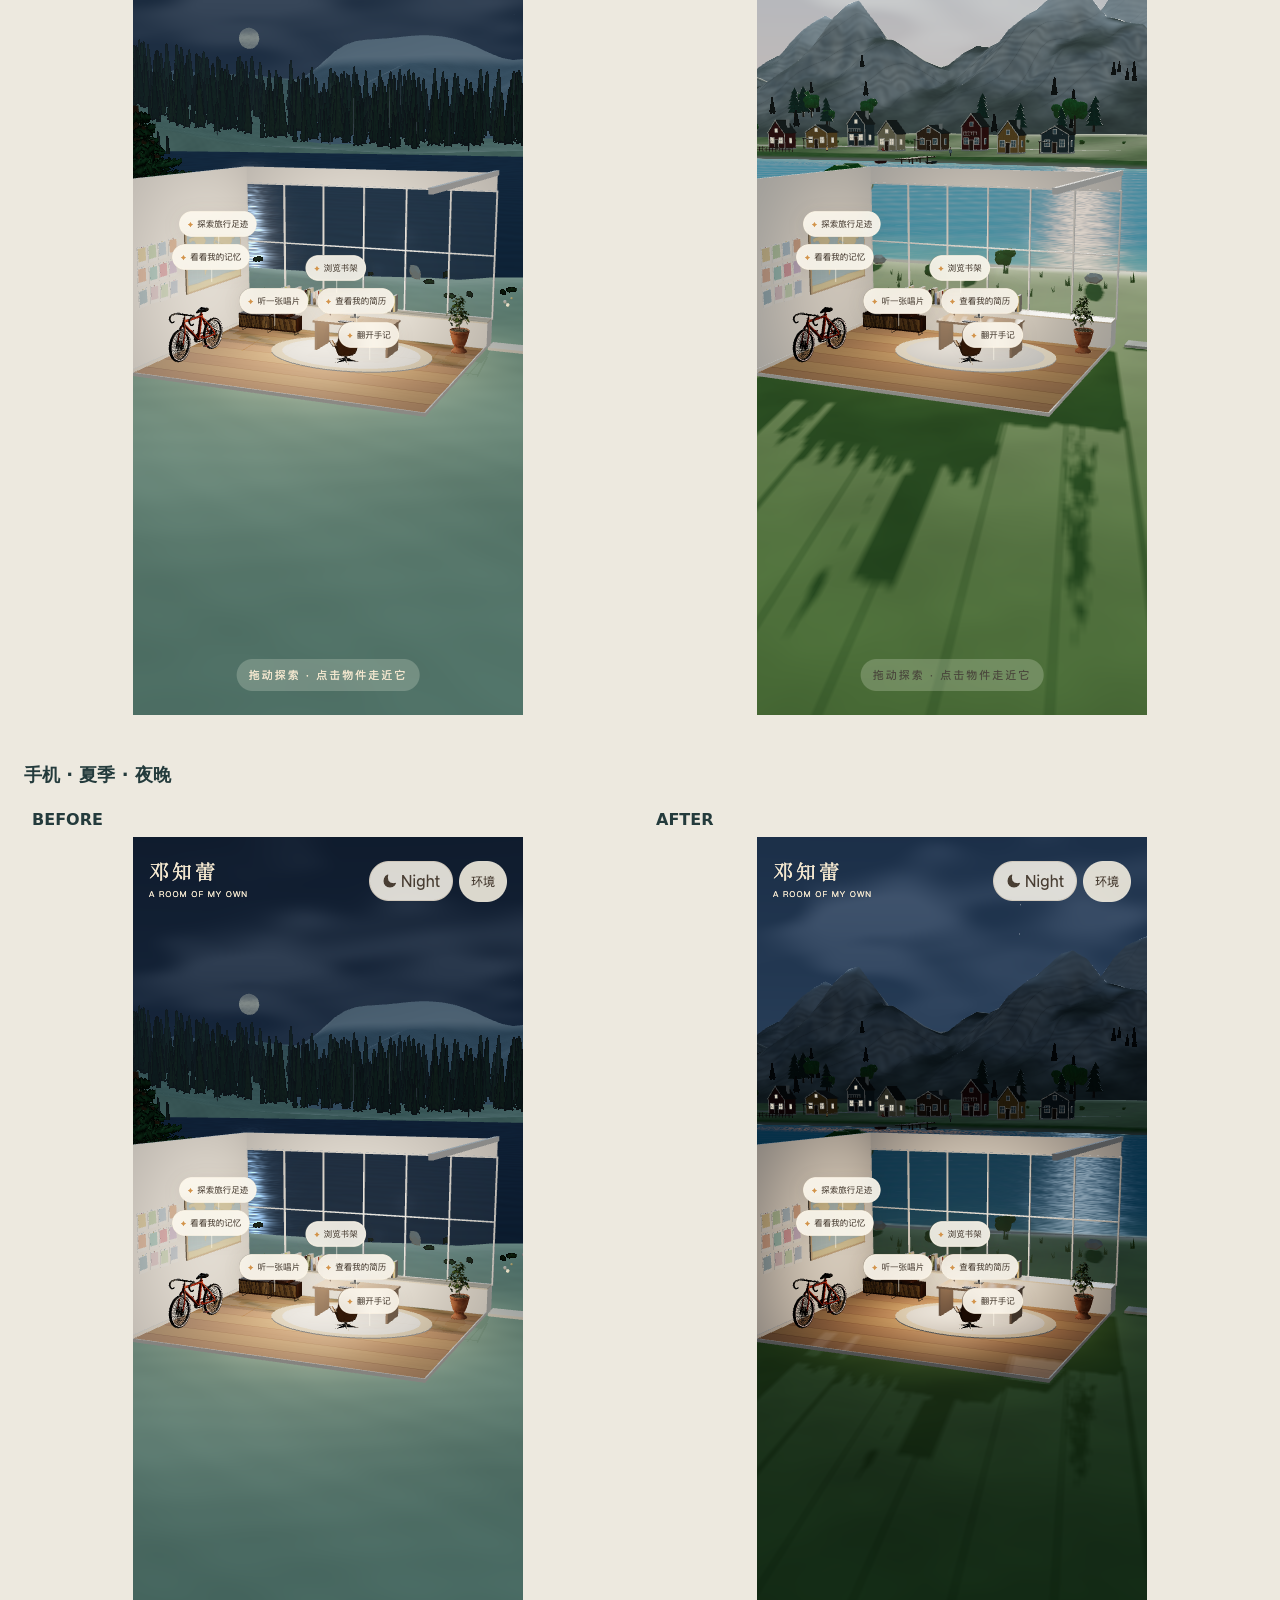
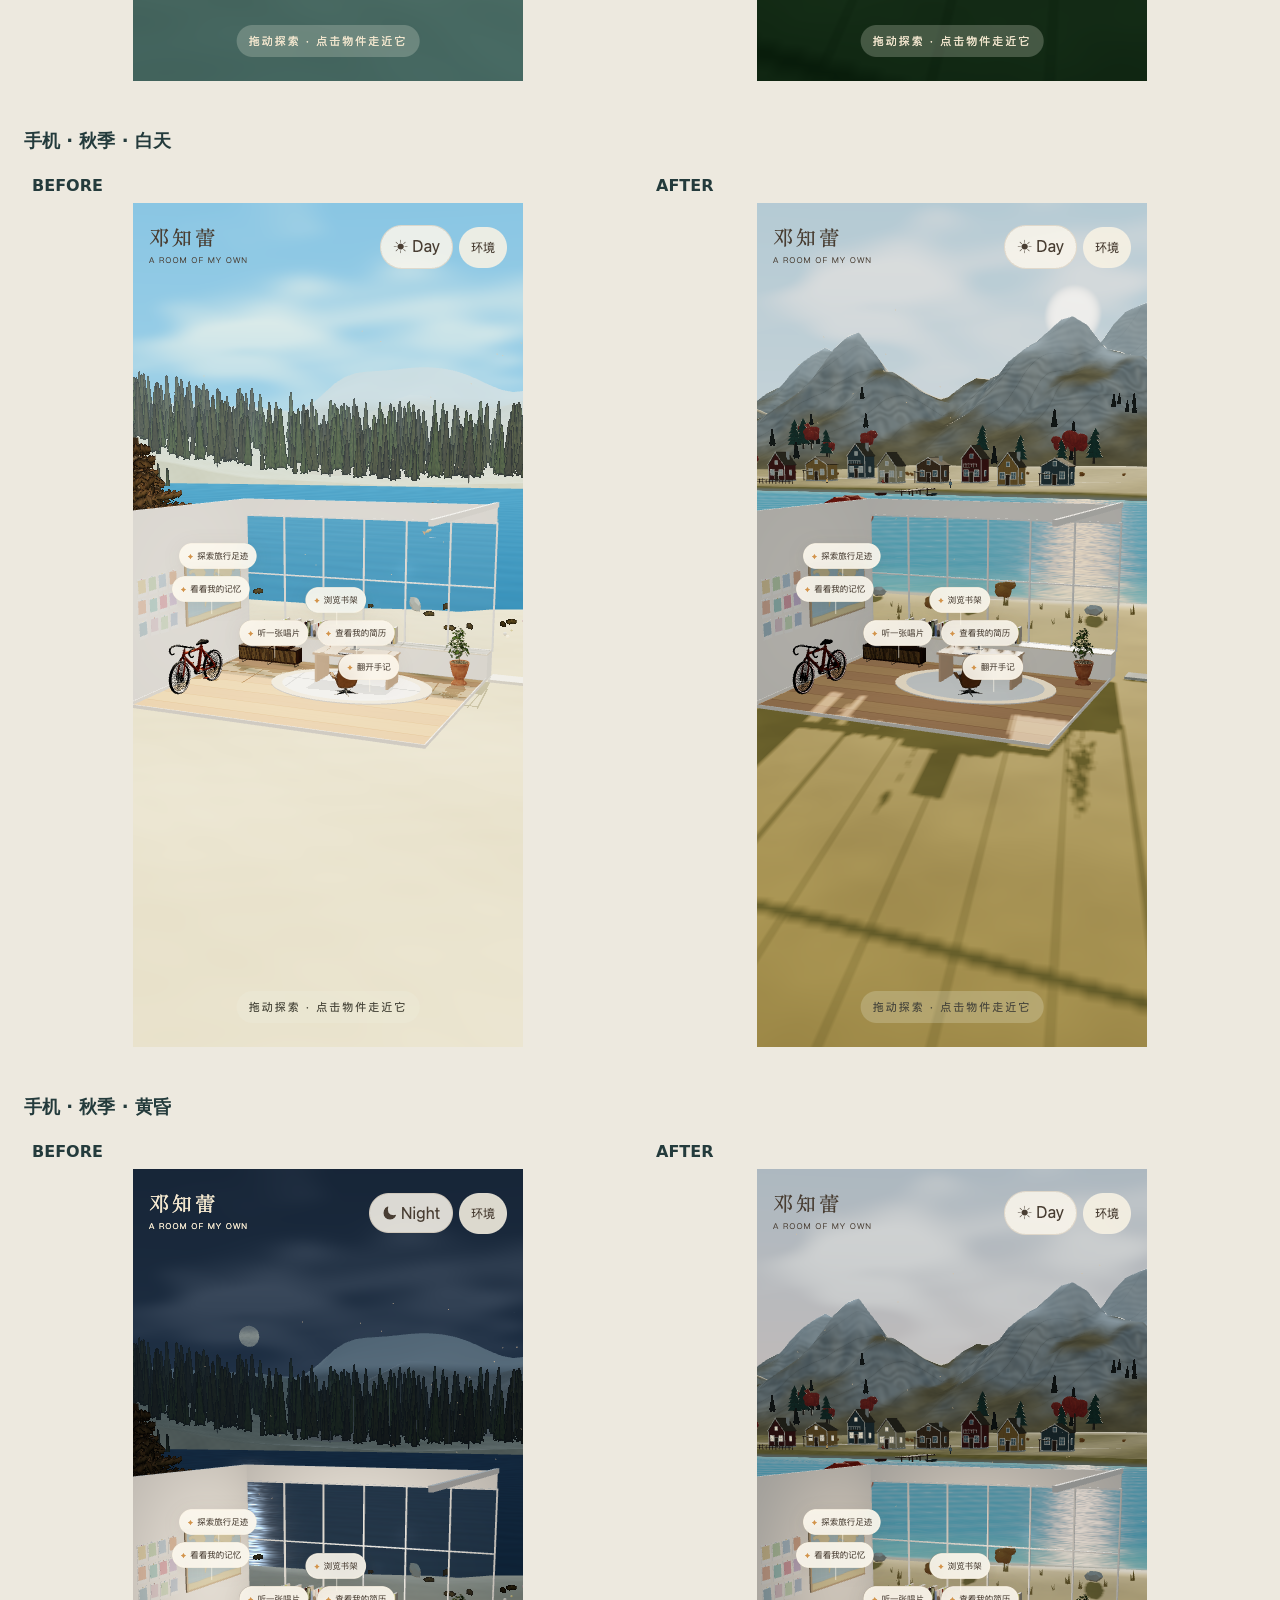
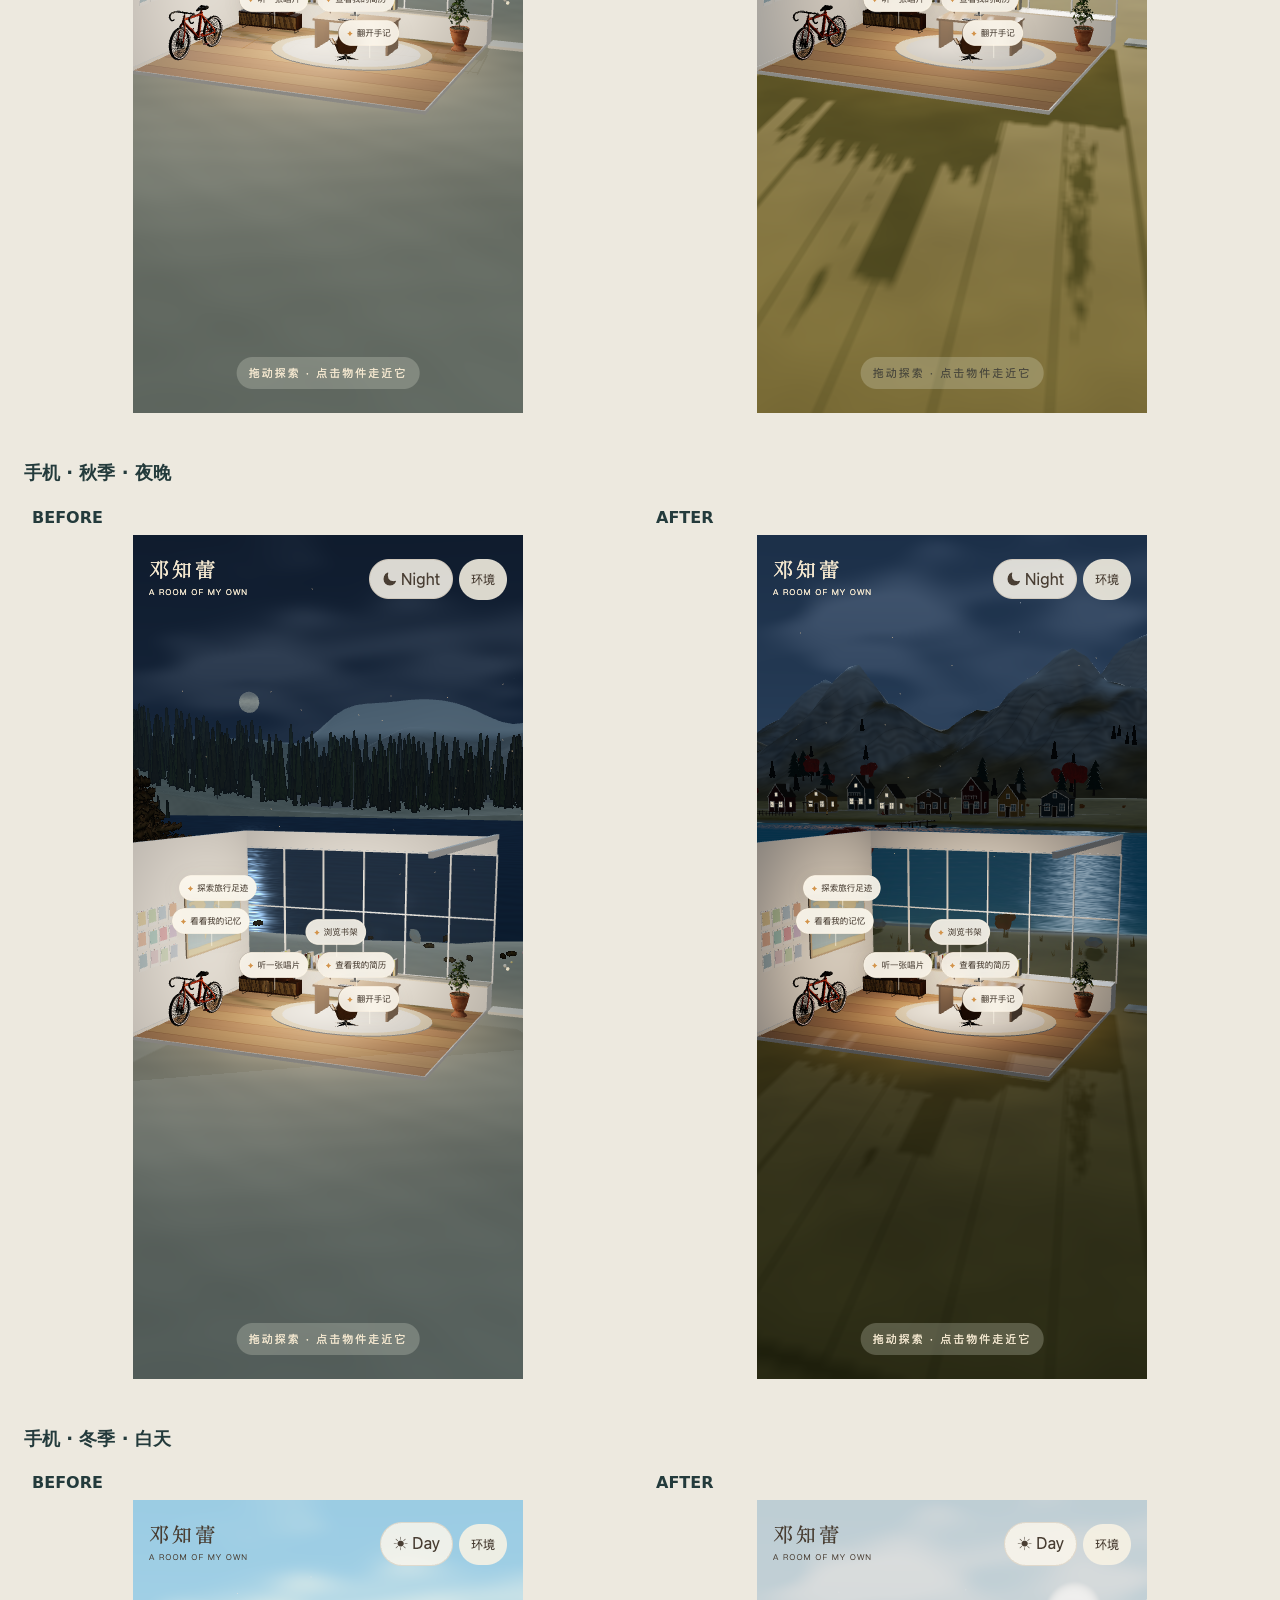
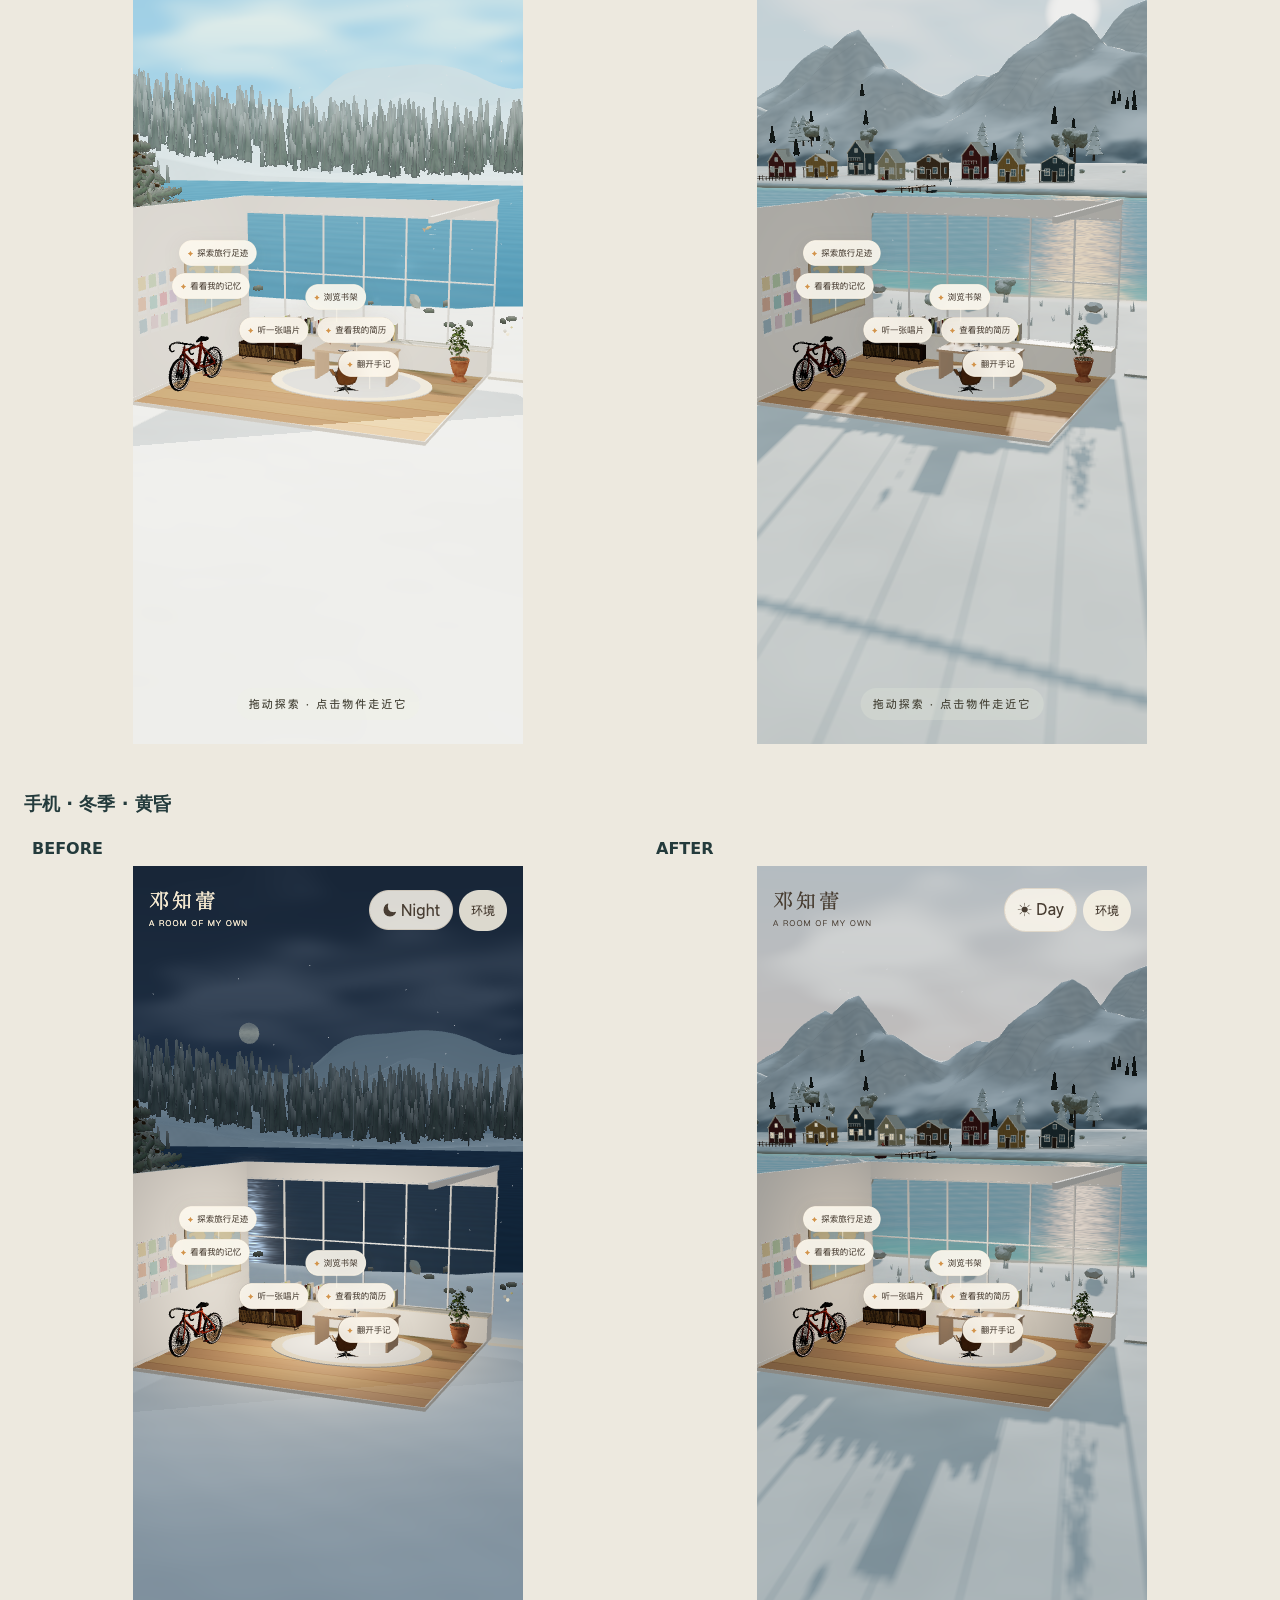
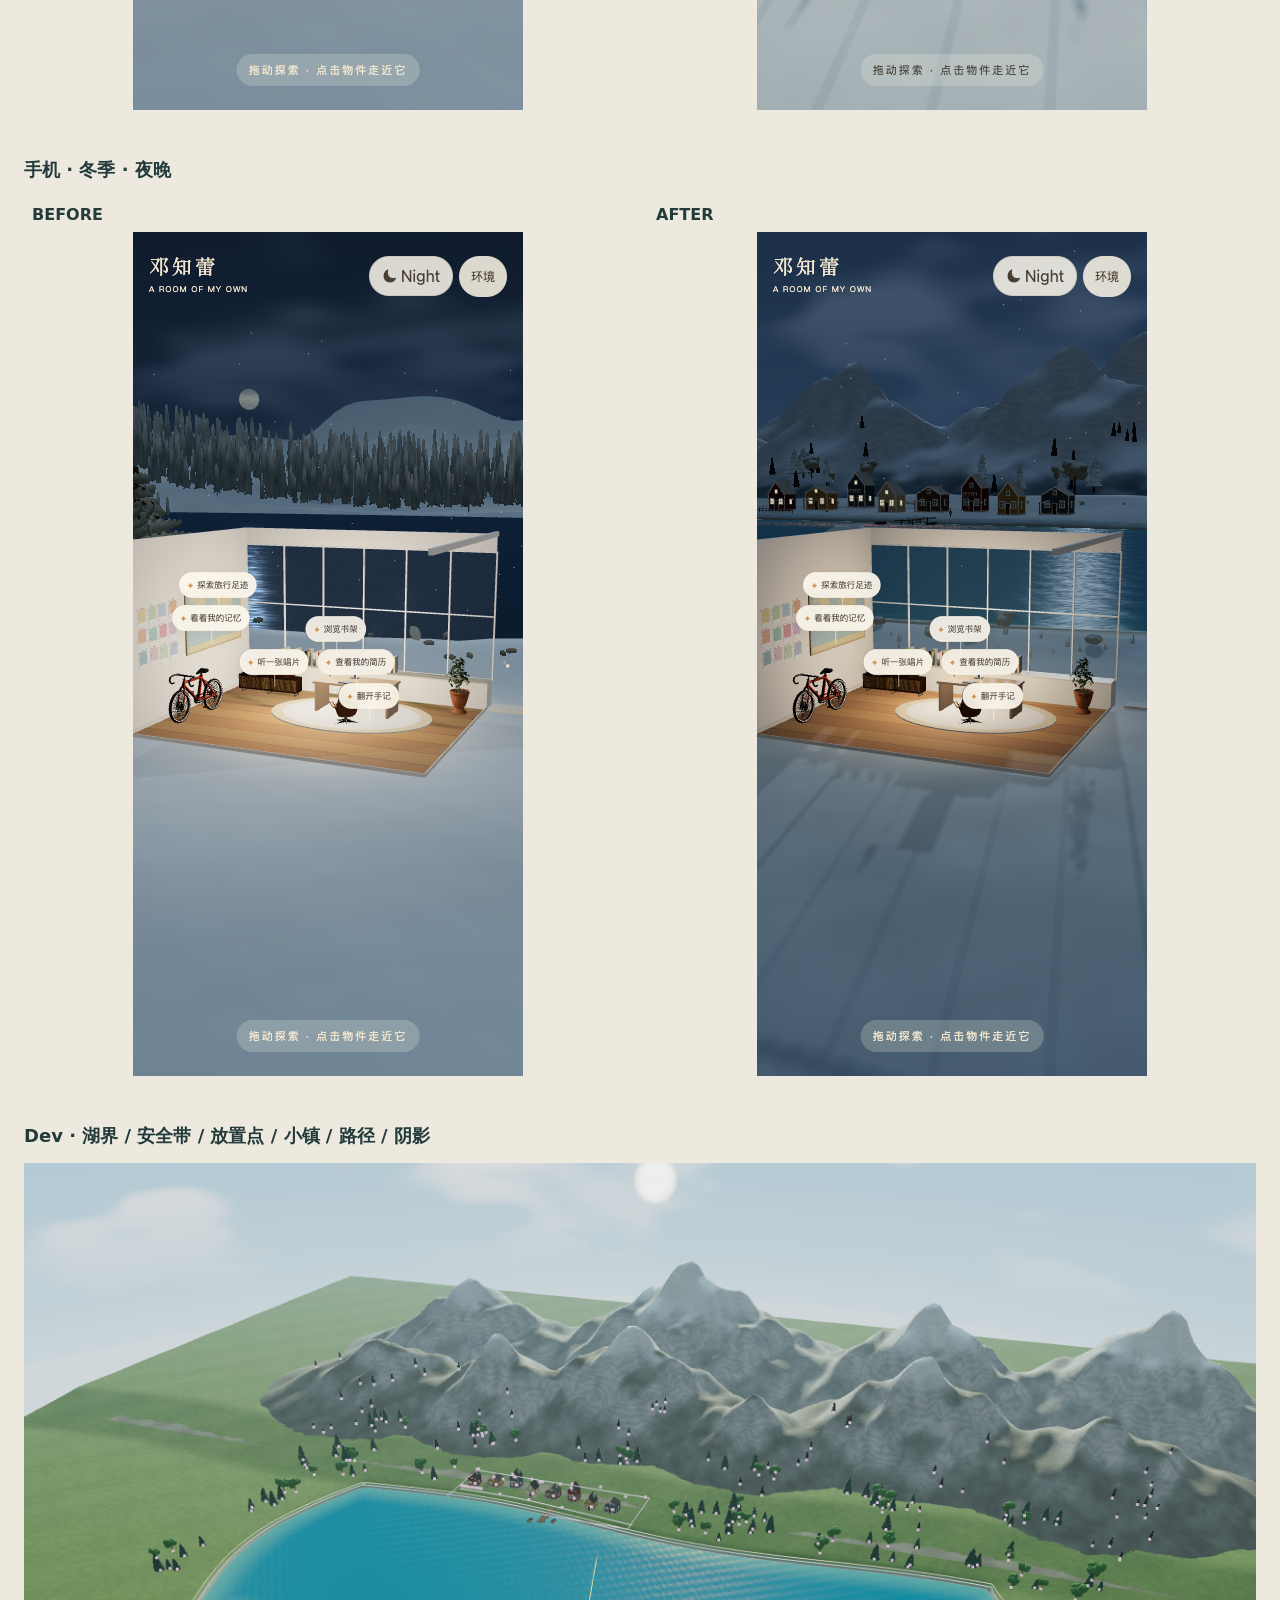
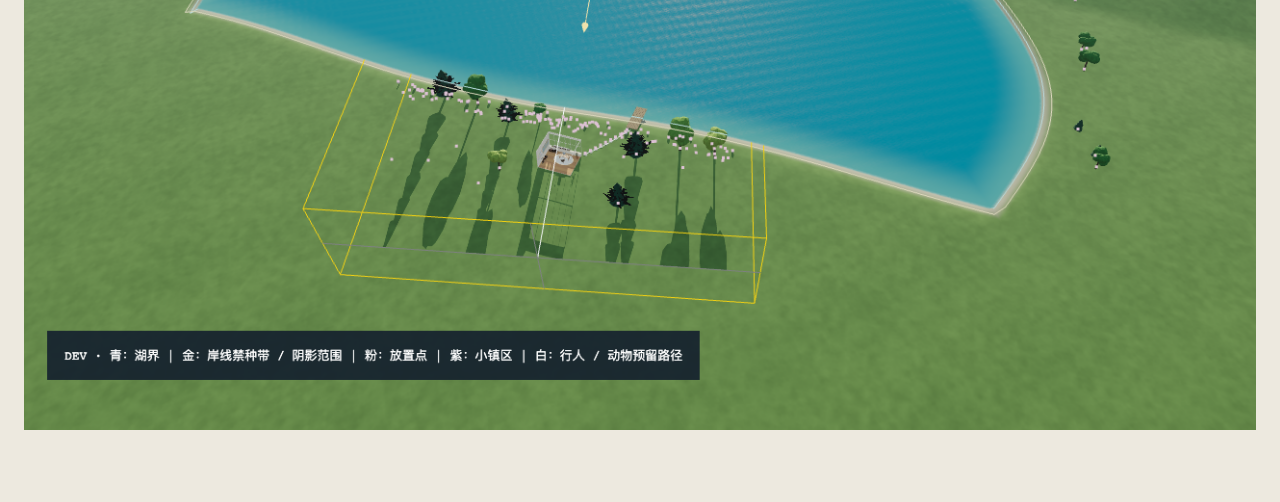
<file: tests/artifacts/environment/gallery.html>
<!doctype html><html lang="zh-CN"><meta charset="utf-8"><meta name="viewport" content="width=device-width,initial-scale=1"><title>湖边房间 · 渲染证据</title><style>body{margin:0;background:#ede9df;color:#243b3c;font:16px system-ui}header{padding:32px;position:sticky;top:0;background:#ede9dff5;z-index:1;border-bottom:1px solid #b9bbb0}h1{font-size:24px;margin:0 0 12px}p{margin:8px 0}main{padding:24px}section{max-width:1800px;margin:0 auto 48px}.pair{display:grid;grid-template-columns:1fr 1fr;gap:16px}figure{margin:0}img{width:100%;display:block}section[data-device=mobile] img{max-width:390px;margin:auto}figcaption{padding:8px;text-transform:uppercase;font-weight:bold}select{padding:8px 12px;margin:8px 8px 0 0}a{color:#225c62}h2{font-size:18px}#debug{max-width:1280px}@media(max-width:700px){.pair{grid-template-columns:1fr}header{position:static}}</style><header><h1>湖边房间 · Before / After</h1><p>Apple M2 / Metal · 同机位 · 18 对真实截图 · 点击查看原图</p><p>Draw calls 431 → 426　Triangles 741,289 → 844,048　FPS 60.05 → 60.06</p><select id="device"><option value="all">所有设备</option><option value="desktop">桌面</option><option value="mobile">手机</option></select><select id="season"><option value="all">所有季节</option><option value="summer">夏</option><option value="autumn">秋</option><option value="winter">冬</option></select><select id="mode"><option value="all">所有时间</option><option value="day">白天</option><option value="dusk">黄昏</option><option value="night">夜晚</option></select><p><a href="../../../docs/ENVIRONMENT-REFACTOR.md">完整验收与来源说明</a> · <a href="comparison.json">性能原始数据</a> · <a href="contracts.json">空间与交互测试</a></p></header><main><section data-device="desktop" data-season="summer" data-mode="day"><h2>桌面 · 夏季 · 白天</h2><div class="pair"><figure><figcaption>before</figcaption><a href="before/desktop-summer-day.png"><img loading="lazy" src="before/desktop-summer-day.png" alt="桌面 · 夏季 · 白天 before"></a></figure><figure><figcaption>after</figcaption><a href="after/desktop-summer-day.png"><img loading="lazy" src="after/desktop-summer-day.png" alt="桌面 · 夏季 · 白天 after"></a></figure></div></section><section data-device="desktop" data-season="summer" data-mode="dusk"><h2>桌面 · 夏季 · 黄昏</h2><div class="pair"><figure><figcaption>before</figcaption><a href="before/desktop-summer-dusk.png"><img loading="lazy" src="before/desktop-summer-dusk.png" alt="桌面 · 夏季 · 黄昏 before"></a></figure><figure><figcaption>after</figcaption><a href="after/desktop-summer-dusk.png"><img loading="lazy" src="after/desktop-summer-dusk.png" alt="桌面 · 夏季 · 黄昏 after"></a></figure></div></section><section data-device="desktop" data-season="summer" data-mode="night"><h2>桌面 · 夏季 · 夜晚</h2><div class="pair"><figure><figcaption>before</figcaption><a href="before/desktop-summer-night.png"><img loading="lazy" src="before/desktop-summer-night.png" alt="桌面 · 夏季 · 夜晚 before"></a></figure><figure><figcaption>after</figcaption><a href="after/desktop-summer-night.png"><img loading="lazy" src="after/desktop-summer-night.png" alt="桌面 · 夏季 · 夜晚 after"></a></figure></div></section><section data-device="desktop" data-season="autumn" data-mode="day"><h2>桌面 · 秋季 · 白天</h2><div class="pair"><figure><figcaption>before</figcaption><a href="before/desktop-autumn-day.png"><img loading="lazy" src="before/desktop-autumn-day.png" alt="桌面 · 秋季 · 白天 before"></a></figure><figure><figcaption>after</figcaption><a href="after/desktop-autumn-day.png"><img loading="lazy" src="after/desktop-autumn-day.png" alt="桌面 · 秋季 · 白天 after"></a></figure></div></section><section data-device="desktop" data-season="autumn" data-mode="dusk"><h2>桌面 · 秋季 · 黄昏</h2><div class="pair"><figure><figcaption>before</figcaption><a href="before/desktop-autumn-dusk.png"><img loading="lazy" src="before/desktop-autumn-dusk.png" alt="桌面 · 秋季 · 黄昏 before"></a></figure><figure><figcaption>after</figcaption><a href="after/desktop-autumn-dusk.png"><img loading="lazy" src="after/desktop-autumn-dusk.png" alt="桌面 · 秋季 · 黄昏 after"></a></figure></div></section><section data-device="desktop" data-season="autumn" data-mode="night"><h2>桌面 · 秋季 · 夜晚</h2><div class="pair"><figure><figcaption>before</figcaption><a href="before/desktop-autumn-night.png"><img loading="lazy" src="before/desktop-autumn-night.png" alt="桌面 · 秋季 · 夜晚 before"></a></figure><figure><figcaption>after</figcaption><a href="after/desktop-autumn-night.png"><img loading="lazy" src="after/desktop-autumn-night.png" alt="桌面 · 秋季 · 夜晚 after"></a></figure></div></section><section data-device="desktop" data-season="winter" data-mode="day"><h2>桌面 · 冬季 · 白天</h2><div class="pair"><figure><figcaption>before</figcaption><a href="before/desktop-winter-day.png"><img loading="lazy" src="before/desktop-winter-day.png" alt="桌面 · 冬季 · 白天 before"></a></figure><figure><figcaption>after</figcaption><a href="after/desktop-winter-day.png"><img loading="lazy" src="after/desktop-winter-day.png" alt="桌面 · 冬季 · 白天 after"></a></figure></div></section><section data-device="desktop" data-season="winter" data-mode="dusk"><h2>桌面 · 冬季 · 黄昏</h2><div class="pair"><figure><figcaption>before</figcaption><a href="before/desktop-winter-dusk.png"><img loading="lazy" src="before/desktop-winter-dusk.png" alt="桌面 · 冬季 · 黄昏 before"></a></figure><figure><figcaption>after</figcaption><a href="after/desktop-winter-dusk.png"><img loading="lazy" src="after/desktop-winter-dusk.png" alt="桌面 · 冬季 · 黄昏 after"></a></figure></div></section><section data-device="desktop" data-season="winter" data-mode="night"><h2>桌面 · 冬季 · 夜晚</h2><div class="pair"><figure><figcaption>before</figcaption><a href="before/desktop-winter-night.png"><img loading="lazy" src="before/desktop-winter-night.png" alt="桌面 · 冬季 · 夜晚 before"></a></figure><figure><figcaption>after</figcaption><a href="after/desktop-winter-night.png"><img loading="lazy" src="after/desktop-winter-night.png" alt="桌面 · 冬季 · 夜晚 after"></a></figure></div></section><section data-device="mobile" data-season="summer" data-mode="day"><h2>手机 · 夏季 · 白天</h2><div class="pair"><figure><figcaption>before</figcaption><a href="before/mobile-summer-day.png"><img loading="lazy" src="before/mobile-summer-day.png" alt="手机 · 夏季 · 白天 before"></a></figure><figure><figcaption>after</figcaption><a href="after/mobile-summer-day.png"><img loading="lazy" src="after/mobile-summer-day.png" alt="手机 · 夏季 · 白天 after"></a></figure></div></section><section data-device="mobile" data-season="summer" data-mode="dusk"><h2>手机 · 夏季 · 黄昏</h2><div class="pair"><figure><figcaption>before</figcaption><a href="before/mobile-summer-dusk.png"><img loading="lazy" src="before/mobile-summer-dusk.png" alt="手机 · 夏季 · 黄昏 before"></a></figure><figure><figcaption>after</figcaption><a href="after/mobile-summer-dusk.png"><img loading="lazy" src="after/mobile-summer-dusk.png" alt="手机 · 夏季 · 黄昏 after"></a></figure></div></section><section data-device="mobile" data-season="summer" data-mode="night"><h2>手机 · 夏季 · 夜晚</h2><div class="pair"><figure><figcaption>before</figcaption><a href="before/mobile-summer-night.png"><img loading="lazy" src="before/mobile-summer-night.png" alt="手机 · 夏季 · 夜晚 before"></a></figure><figure><figcaption>after</figcaption><a href="after/mobile-summer-night.png"><img loading="lazy" src="after/mobile-summer-night.png" alt="手机 · 夏季 · 夜晚 after"></a></figure></div></section><section data-device="mobile" data-season="autumn" data-mode="day"><h2>手机 · 秋季 · 白天</h2><div class="pair"><figure><figcaption>before</figcaption><a href="before/mobile-autumn-day.png"><img loading="lazy" src="before/mobile-autumn-day.png" alt="手机 · 秋季 · 白天 before"></a></figure><figure><figcaption>after</figcaption><a href="after/mobile-autumn-day.png"><img loading="lazy" src="after/mobile-autumn-day.png" alt="手机 · 秋季 · 白天 after"></a></figure></div></section><section data-device="mobile" data-season="autumn" data-mode="dusk"><h2>手机 · 秋季 · 黄昏</h2><div class="pair"><figure><figcaption>before</figcaption><a href="before/mobile-autumn-dusk.png"><img loading="lazy" src="before/mobile-autumn-dusk.png" alt="手机 · 秋季 · 黄昏 before"></a></figure><figure><figcaption>after</figcaption><a href="after/mobile-autumn-dusk.png"><img loading="lazy" src="after/mobile-autumn-dusk.png" alt="手机 · 秋季 · 黄昏 after"></a></figure></div></section><section data-device="mobile" data-season="autumn" data-mode="night"><h2>手机 · 秋季 · 夜晚</h2><div class="pair"><figure><figcaption>before</figcaption><a href="before/mobile-autumn-night.png"><img loading="lazy" src="before/mobile-autumn-night.png" alt="手机 · 秋季 · 夜晚 before"></a></figure><figure><figcaption>after</figcaption><a href="after/mobile-autumn-night.png"><img loading="lazy" src="after/mobile-autumn-night.png" alt="手机 · 秋季 · 夜晚 after"></a></figure></div></section><section data-device="mobile" data-season="winter" data-mode="day"><h2>手机 · 冬季 · 白天</h2><div class="pair"><figure><figcaption>before</figcaption><a href="before/mobile-winter-day.png"><img loading="lazy" src="before/mobile-winter-day.png" alt="手机 · 冬季 · 白天 before"></a></figure><figure><figcaption>after</figcaption><a href="after/mobile-winter-day.png"><img loading="lazy" src="after/mobile-winter-day.png" alt="手机 · 冬季 · 白天 after"></a></figure></div></section><section data-device="mobile" data-season="winter" data-mode="dusk"><h2>手机 · 冬季 · 黄昏</h2><div class="pair"><figure><figcaption>before</figcaption><a href="before/mobile-winter-dusk.png"><img loading="lazy" src="before/mobile-winter-dusk.png" alt="手机 · 冬季 · 黄昏 before"></a></figure><figure><figcaption>after</figcaption><a href="after/mobile-winter-dusk.png"><img loading="lazy" src="after/mobile-winter-dusk.png" alt="手机 · 冬季 · 黄昏 after"></a></figure></div></section><section data-device="mobile" data-season="winter" data-mode="night"><h2>手机 · 冬季 · 夜晚</h2><div class="pair"><figure><figcaption>before</figcaption><a href="before/mobile-winter-night.png"><img loading="lazy" src="before/mobile-winter-night.png" alt="手机 · 冬季 · 夜晚 before"></a></figure><figure><figcaption>after</figcaption><a href="after/mobile-winter-night.png"><img loading="lazy" src="after/mobile-winter-night.png" alt="手机 · 冬季 · 夜晚 after"></a></figure></div></section><section id="debug"><h2>Dev · 湖界 / 安全带 / 放置点 / 小镇 / 路径 / 阴影</h2><img src="after/debug-surface.png"></section></main><script>for(const el of document.querySelectorAll('select'))el.onchange=()=>{for(const s of document.querySelectorAll('section[data-device]'))s.hidden=['device','season','mode'].some(k=>document.getElementById(k).value!=='all'&&s.dataset[k]!==document.getElementById(k).value);};</script></html>
</file>
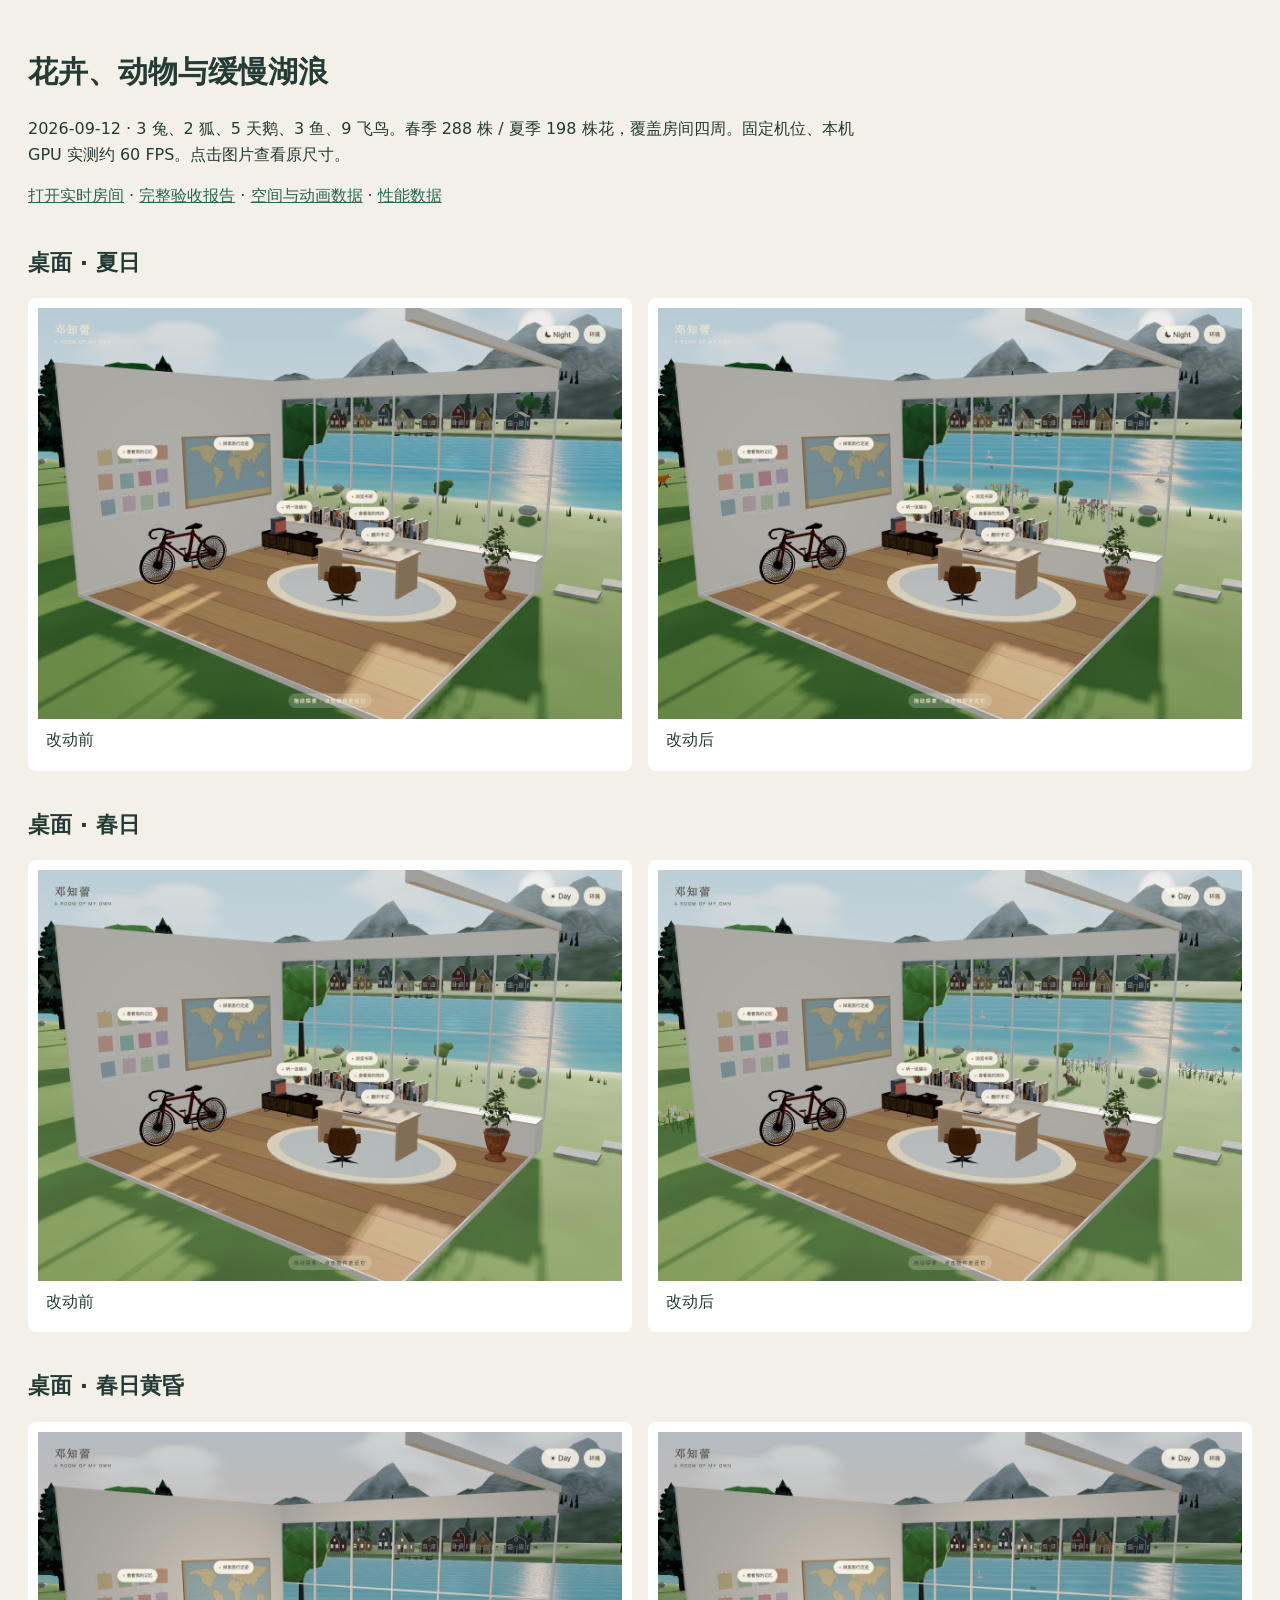
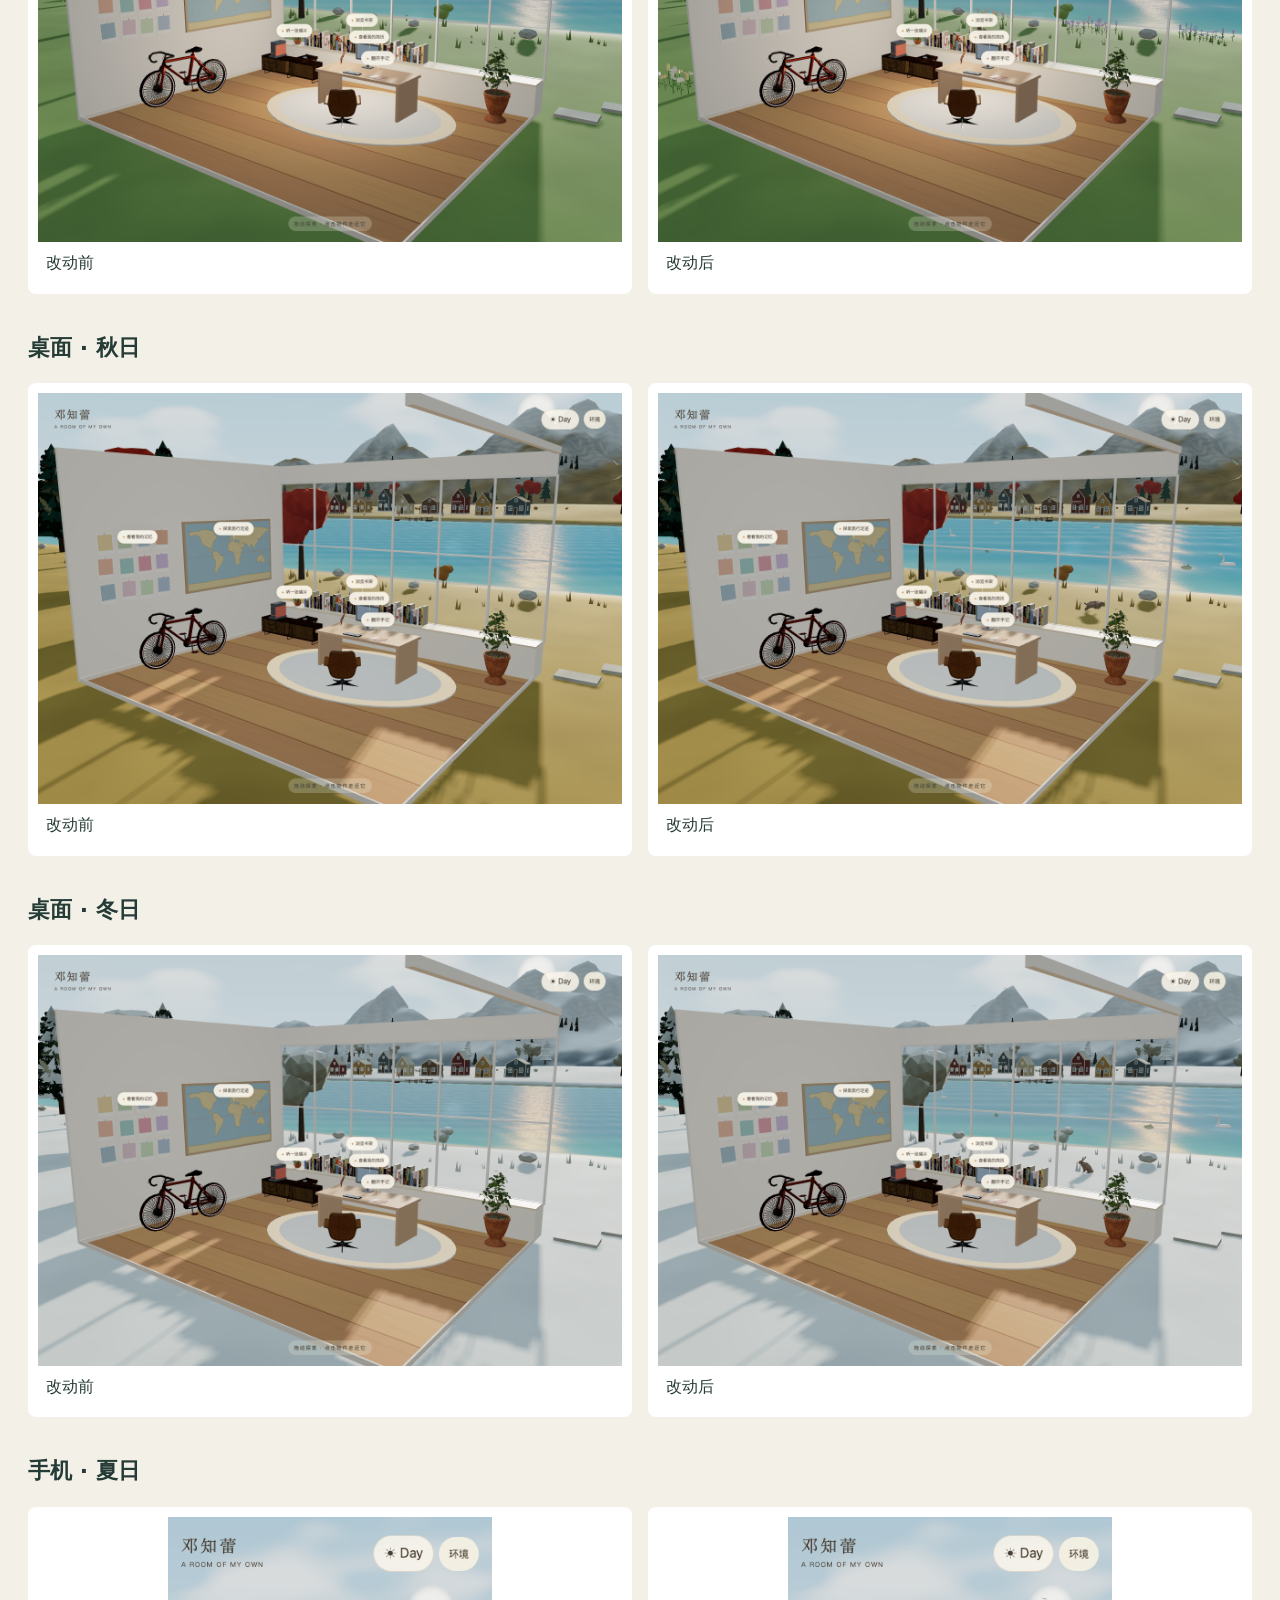
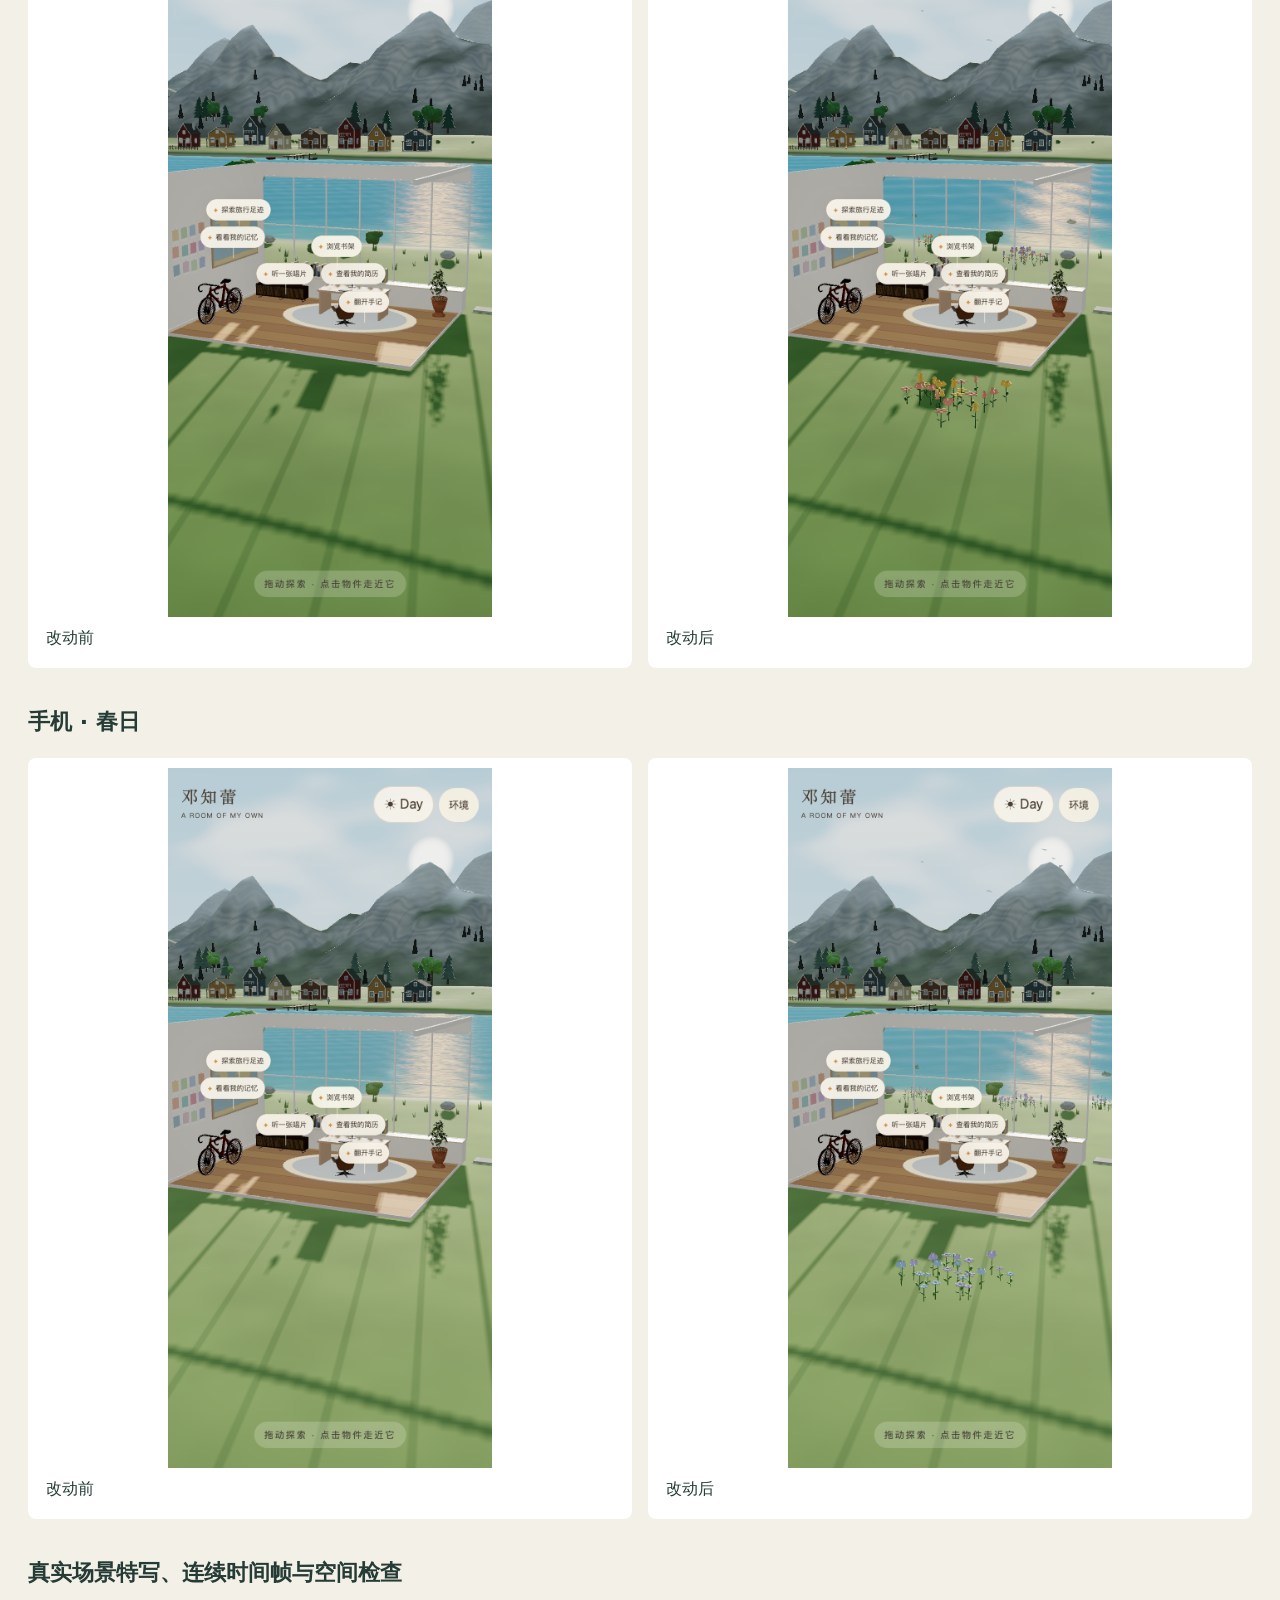
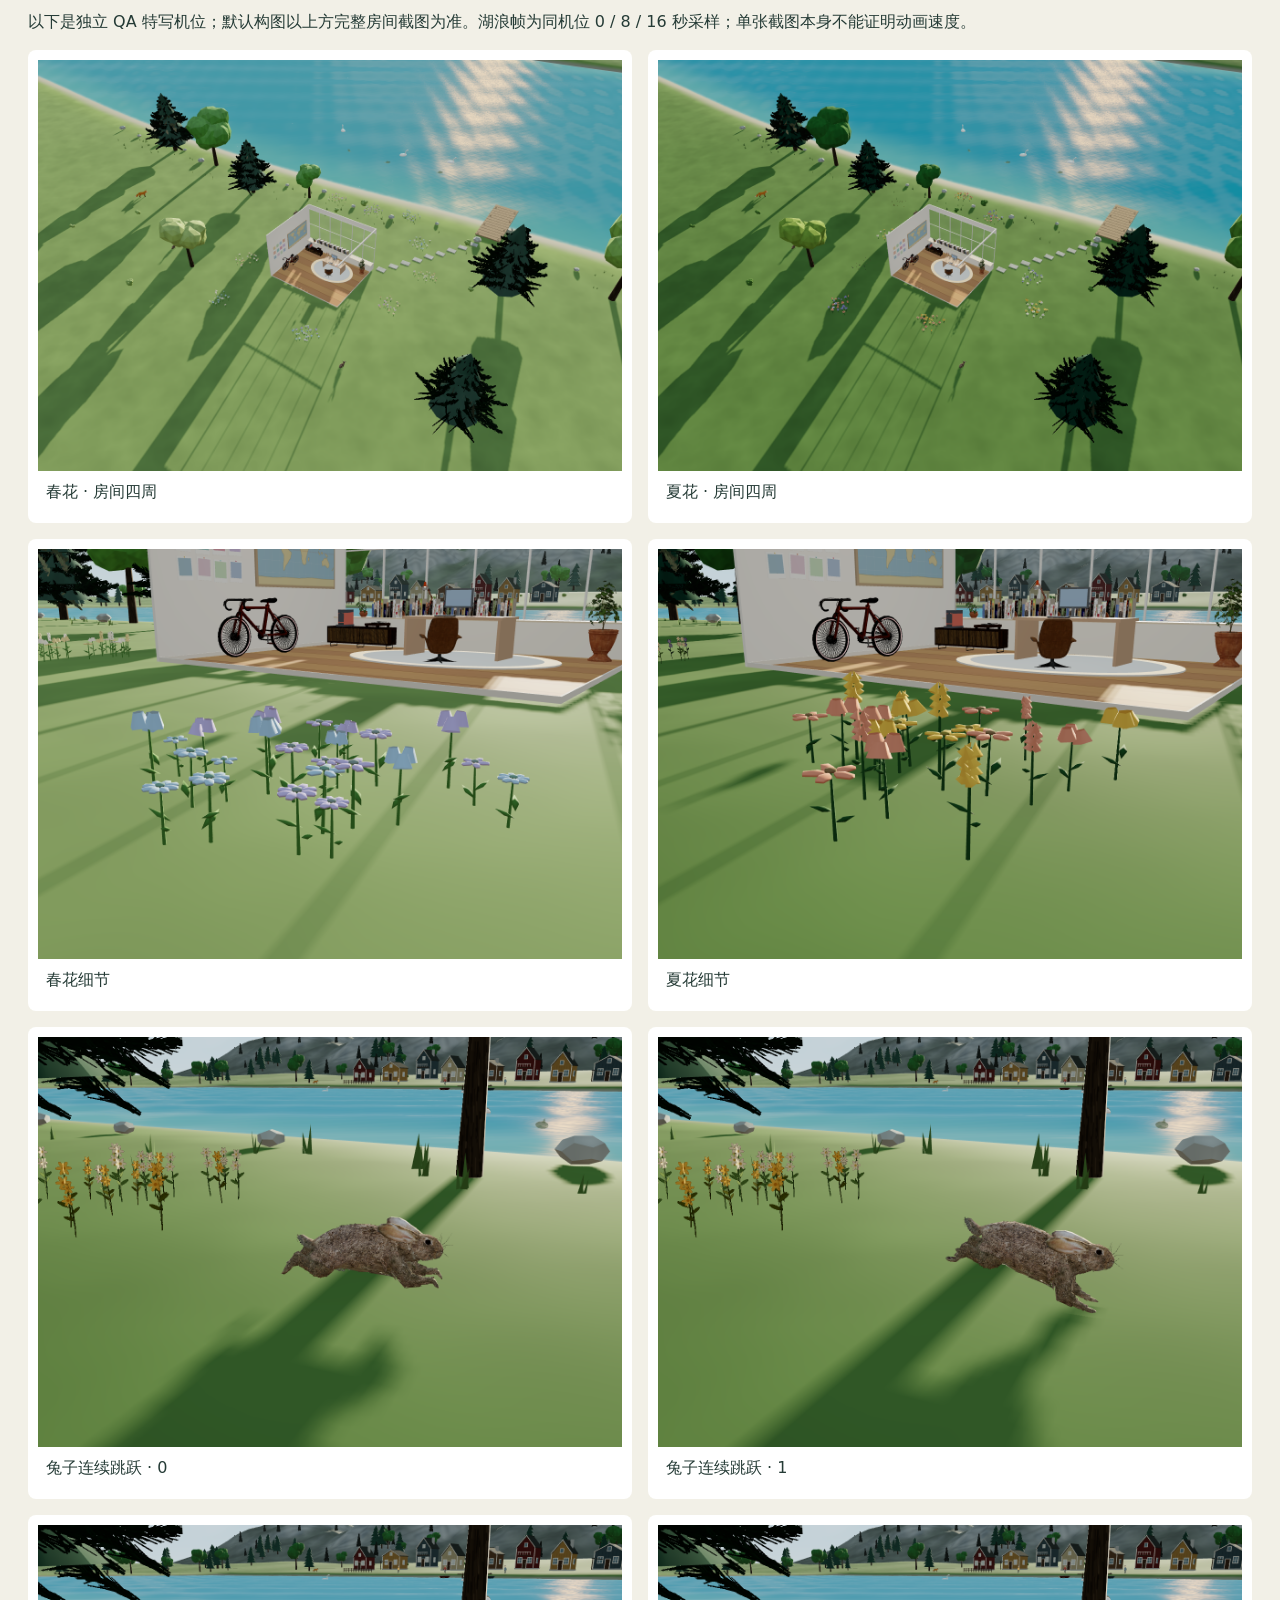
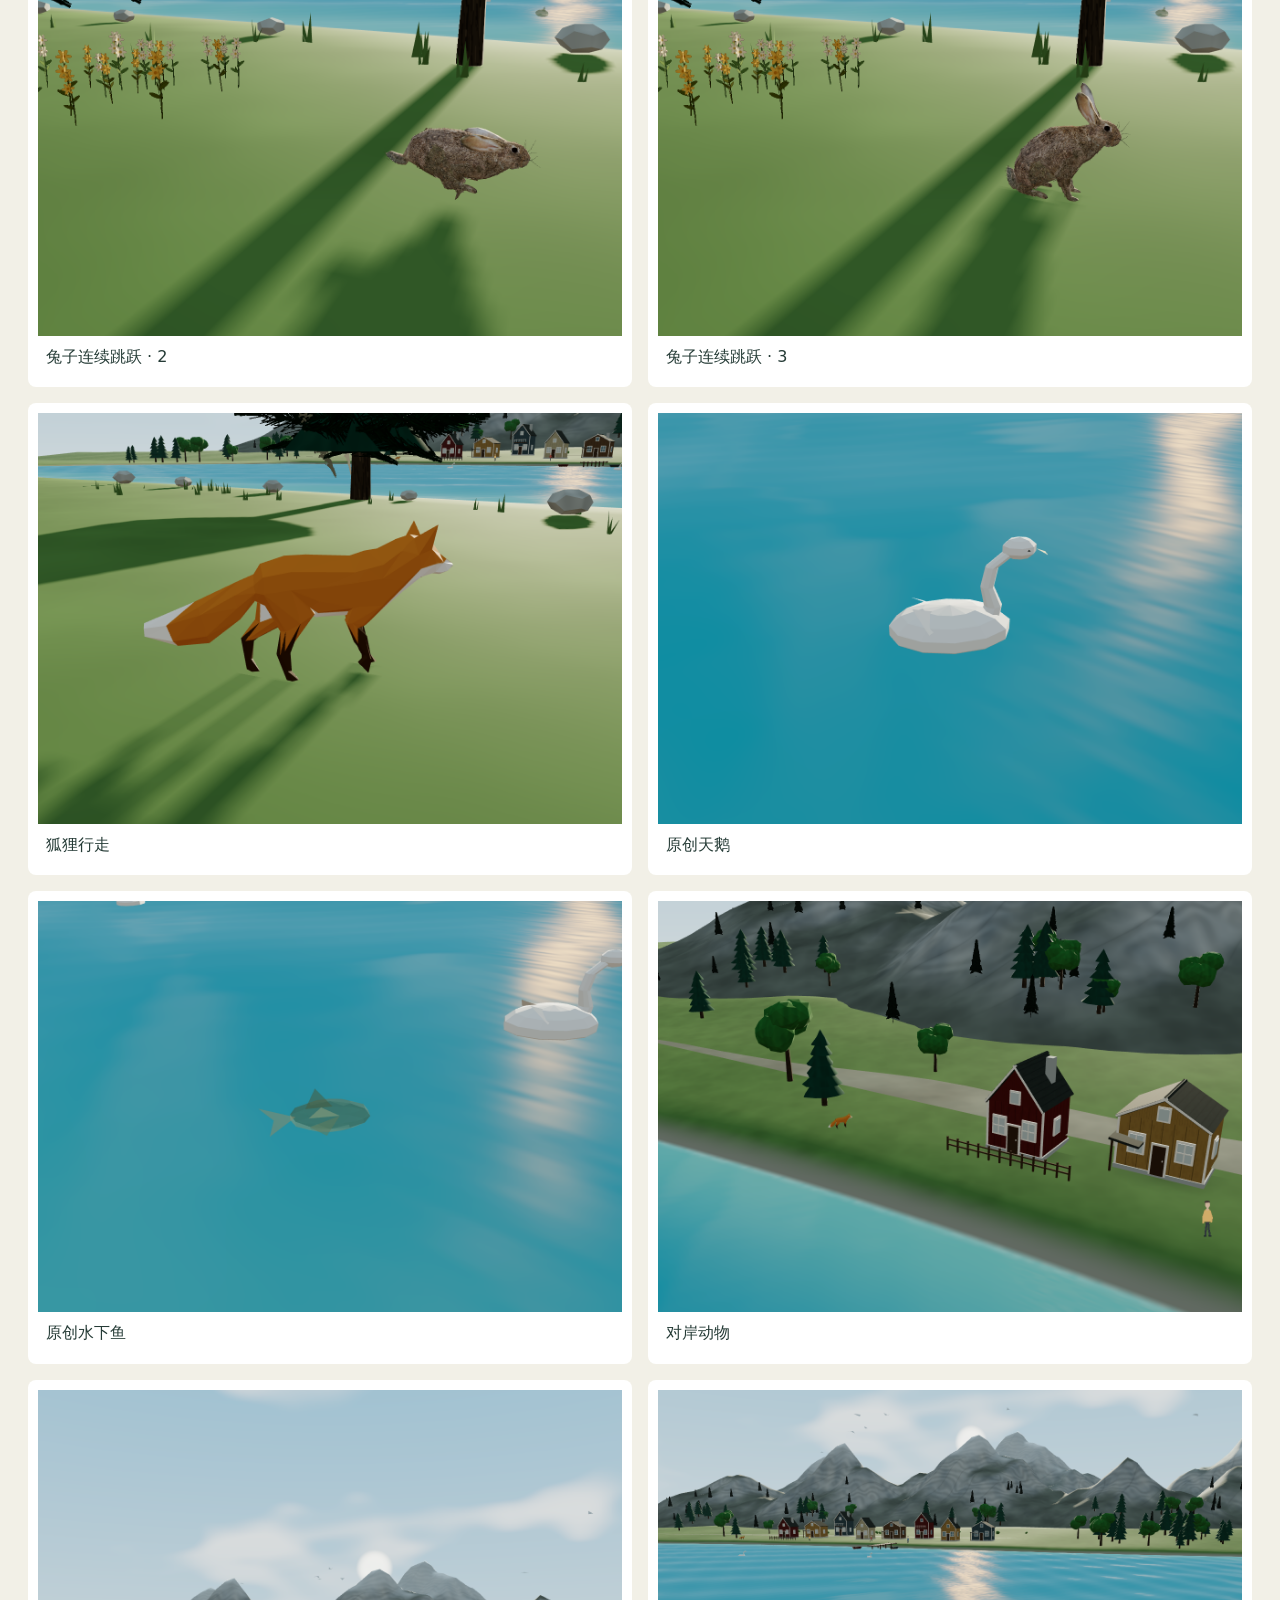
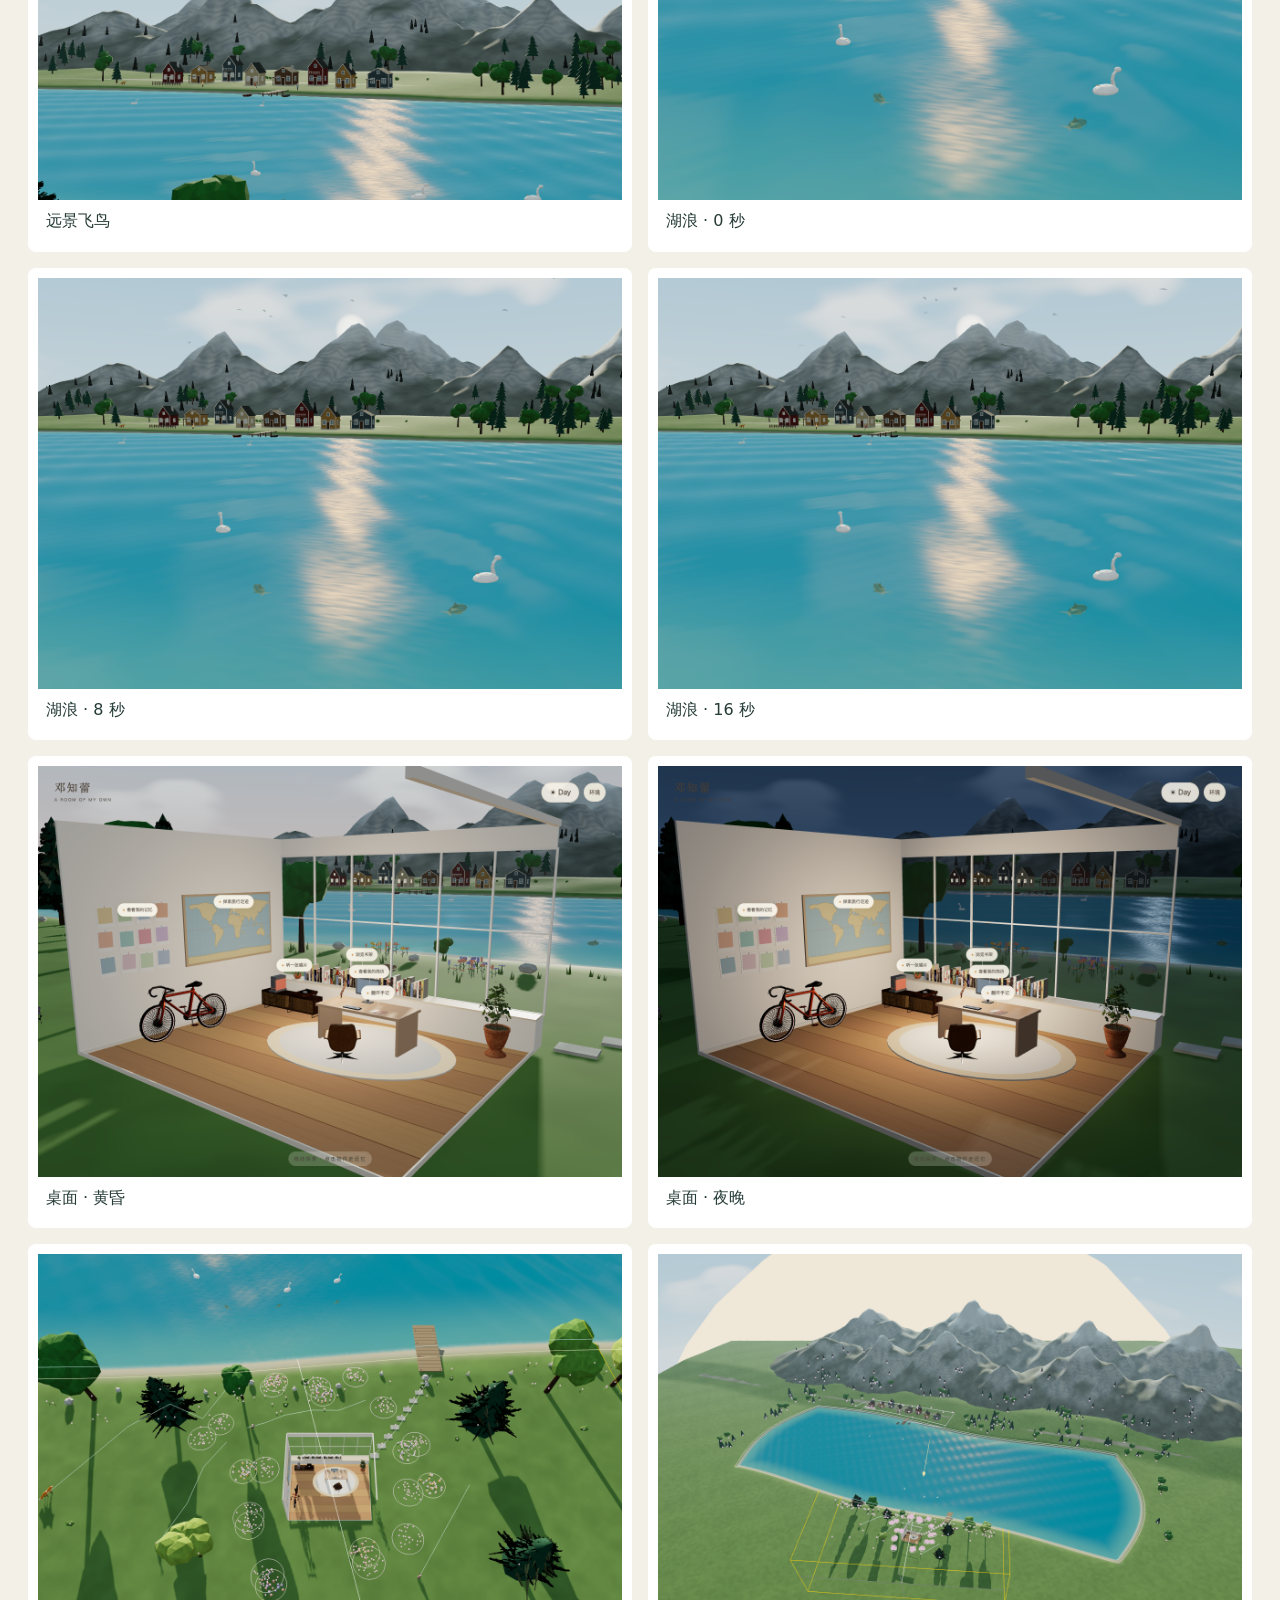
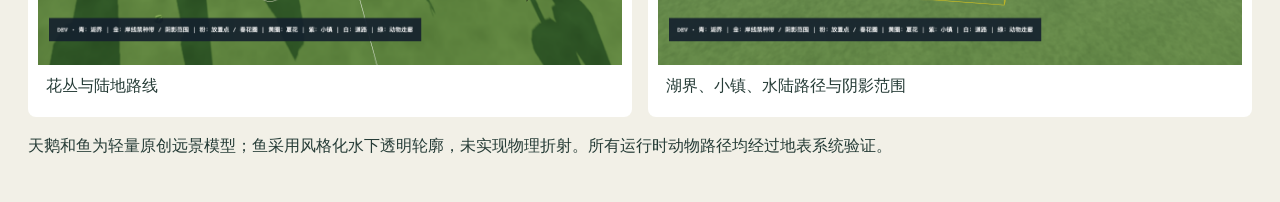
<file: tests/artifacts/flora-fauna/gallery.html>
<!doctype html><html lang="zh-CN"><meta charset="utf-8"><meta name="viewport" content="width=device-width,initial-scale=1"><title>3D Room · 花卉、动物与湖浪验收</title><style>body{margin:0;background:#f2f0e7;color:#253b36;font:16px/1.6 system-ui}main{max-width:1400px;margin:auto;padding:28px}h1{font-size:30px}h2{margin-top:36px;font-size:22px}.pair,.details{display:grid;grid-template-columns:1fr 1fr;gap:16px}figure{margin:0;background:white;padding:10px;border-radius:8px}img{width:100%;display:block}figcaption{padding:8px}a{color:#28694b}.mobile img{max-height:700px;object-fit:contain}.note{max-width:850px}@media(max-width:650px){.pair,.details{grid-template-columns:1fr}main{padding:16px}}</style><main><h1>花卉、动物与缓慢湖浪</h1><p class="note">2026-09-12 · 3 兔、2 狐、5 天鹅、3 鱼、9 飞鸟。春季 288 株 / 夏季 198 株花，覆盖房间四周。固定机位、本机 GPU 实测约 60 FPS。点击图片查看原尺寸。</p><p><a href="http://127.0.0.1:8940/">打开实时房间</a> · <a href="../../../docs/FLORA-FAUNA-REFACTOR.md">完整验收报告</a> · <a href="contracts.json">空间与动画数据</a> · <a href="after/metrics.json">性能数据</a></p><section><h2>桌面 · 夏日</h2><div class="pair "><figure><a href="before/desktop-summer-day.png"><img loading="lazy" src="before/desktop-summer-day.png" alt="桌面 · 夏日 before"></a><figcaption>改动前</figcaption></figure><figure><a href="after/desktop-summer-day.png"><img loading="lazy" src="after/desktop-summer-day.png" alt="桌面 · 夏日 after"></a><figcaption>改动后</figcaption></figure></div></section><section><h2>桌面 · 春日</h2><div class="pair "><figure><a href="before/desktop-spring-day.png"><img loading="lazy" src="before/desktop-spring-day.png" alt="桌面 · 春日 before"></a><figcaption>改动前</figcaption></figure><figure><a href="after/desktop-spring-day.png"><img loading="lazy" src="after/desktop-spring-day.png" alt="桌面 · 春日 after"></a><figcaption>改动后</figcaption></figure></div></section><section><h2>桌面 · 春日黄昏</h2><div class="pair "><figure><a href="before/desktop-spring-dusk.png"><img loading="lazy" src="before/desktop-spring-dusk.png" alt="桌面 · 春日黄昏 before"></a><figcaption>改动前</figcaption></figure><figure><a href="after/desktop-spring-dusk.png"><img loading="lazy" src="after/desktop-spring-dusk.png" alt="桌面 · 春日黄昏 after"></a><figcaption>改动后</figcaption></figure></div></section><section><h2>桌面 · 秋日</h2><div class="pair "><figure><a href="before/desktop-autumn-day.png"><img loading="lazy" src="before/desktop-autumn-day.png" alt="桌面 · 秋日 before"></a><figcaption>改动前</figcaption></figure><figure><a href="after/desktop-autumn-day.png"><img loading="lazy" src="after/desktop-autumn-day.png" alt="桌面 · 秋日 after"></a><figcaption>改动后</figcaption></figure></div></section><section><h2>桌面 · 冬日</h2><div class="pair "><figure><a href="before/desktop-winter-day.png"><img loading="lazy" src="before/desktop-winter-day.png" alt="桌面 · 冬日 before"></a><figcaption>改动前</figcaption></figure><figure><a href="after/desktop-winter-day.png"><img loading="lazy" src="after/desktop-winter-day.png" alt="桌面 · 冬日 after"></a><figcaption>改动后</figcaption></figure></div></section><section><h2>手机 · 夏日</h2><div class="pair mobile"><figure><a href="before/mobile-summer-day.png"><img loading="lazy" src="before/mobile-summer-day.png" alt="手机 · 夏日 before"></a><figcaption>改动前</figcaption></figure><figure><a href="after/mobile-summer-day.png"><img loading="lazy" src="after/mobile-summer-day.png" alt="手机 · 夏日 after"></a><figcaption>改动后</figcaption></figure></div></section><section><h2>手机 · 春日</h2><div class="pair mobile"><figure><a href="before/mobile-spring-day.png"><img loading="lazy" src="before/mobile-spring-day.png" alt="手机 · 春日 before"></a><figcaption>改动前</figcaption></figure><figure><a href="after/mobile-spring-day.png"><img loading="lazy" src="after/mobile-spring-day.png" alt="手机 · 春日 after"></a><figcaption>改动后</figcaption></figure></div></section><h2>真实场景特写、连续时间帧与空间检查</h2><p>以下是独立 QA 特写机位；默认构图以上方完整房间截图为准。湖浪帧为同机位 0 / 8 / 16 秒采样；单张截图本身不能证明动画速度。</p><div class="details"><figure><a href="after/flowers-spring-all-sides.png"><img loading="lazy" src="after/flowers-spring-all-sides.png" alt="春花 · 房间四周"></a><figcaption>春花 · 房间四周</figcaption></figure><figure><a href="after/flowers-summer-all-sides.png"><img loading="lazy" src="after/flowers-summer-all-sides.png" alt="夏花 · 房间四周"></a><figcaption>夏花 · 房间四周</figcaption></figure><figure><a href="after/flowers-spring-detail.png"><img loading="lazy" src="after/flowers-spring-detail.png" alt="春花细节"></a><figcaption>春花细节</figcaption></figure><figure><a href="after/flowers-summer-detail.png"><img loading="lazy" src="after/flowers-summer-detail.png" alt="夏花细节"></a><figcaption>夏花细节</figcaption></figure><figure><a href="after/rabbit-motion-0.png"><img loading="lazy" src="after/rabbit-motion-0.png" alt="兔子连续跳跃 · 0"></a><figcaption>兔子连续跳跃 · 0</figcaption></figure><figure><a href="after/rabbit-motion-1.png"><img loading="lazy" src="after/rabbit-motion-1.png" alt="兔子连续跳跃 · 1"></a><figcaption>兔子连续跳跃 · 1</figcaption></figure><figure><a href="after/rabbit-motion-2.png"><img loading="lazy" src="after/rabbit-motion-2.png" alt="兔子连续跳跃 · 2"></a><figcaption>兔子连续跳跃 · 2</figcaption></figure><figure><a href="after/rabbit-motion-3.png"><img loading="lazy" src="after/rabbit-motion-3.png" alt="兔子连续跳跃 · 3"></a><figcaption>兔子连续跳跃 · 3</figcaption></figure><figure><a href="after/fox-detail.png"><img loading="lazy" src="after/fox-detail.png" alt="狐狸行走"></a><figcaption>狐狸行走</figcaption></figure><figure><a href="after/swan-detail.png"><img loading="lazy" src="after/swan-detail.png" alt="原创天鹅"></a><figcaption>原创天鹅</figcaption></figure><figure><a href="after/fish-detail.png"><img loading="lazy" src="after/fish-detail.png" alt="原创水下鱼"></a><figcaption>原创水下鱼</figcaption></figure><figure><a href="after/opposite-bank-wildlife.png"><img loading="lazy" src="after/opposite-bank-wildlife.png" alt="对岸动物"></a><figcaption>对岸动物</figcaption></figure><figure><a href="after/flying-birds.png"><img loading="lazy" src="after/flying-birds.png" alt="远景飞鸟"></a><figcaption>远景飞鸟</figcaption></figure><figure><a href="after/lake-waves-0.png"><img loading="lazy" src="after/lake-waves-0.png" alt="湖浪 · 0 秒"></a><figcaption>湖浪 · 0 秒</figcaption></figure><figure><a href="after/lake-waves-8.png"><img loading="lazy" src="after/lake-waves-8.png" alt="湖浪 · 8 秒"></a><figcaption>湖浪 · 8 秒</figcaption></figure><figure><a href="after/lake-waves-16.png"><img loading="lazy" src="after/lake-waves-16.png" alt="湖浪 · 16 秒"></a><figcaption>湖浪 · 16 秒</figcaption></figure><figure><a href="after/desktop-summer-dusk.png"><img loading="lazy" src="after/desktop-summer-dusk.png" alt="桌面 · 黄昏"></a><figcaption>桌面 · 黄昏</figcaption></figure><figure><a href="after/desktop-summer-night.png"><img loading="lazy" src="after/desktop-summer-night.png" alt="桌面 · 夜晚"></a><figcaption>桌面 · 夜晚</figcaption></figure><figure><a href="after/debug-near-surface-paths.png"><img loading="lazy" src="after/debug-near-surface-paths.png" alt="花丛与陆地路线"></a><figcaption>花丛与陆地路线</figcaption></figure><figure><a href="after/debug-surface.png"><img loading="lazy" src="after/debug-surface.png" alt="湖界、小镇、水陆路径与阴影范围"></a><figcaption>湖界、小镇、水陆路径与阴影范围</figcaption></figure></div><p>天鹅和鱼为轻量原创远景模型；鱼采用风格化水下透明轮廓，未实现物理折射。所有运行时动物路径均经过地表系统验证。</p></main></html>
</file>
<file: standalone-demos/demo.css>
:root{font-family:Inter,"PingFang SC",system-ui,sans-serif;color:#203e3b;background:#eaece7}*{box-sizing:border-box}body{margin:0;overflow:hidden}canvas{display:block;width:100%;height:100%}.header{position:absolute;left:38px;top:32px;max-width:400px;pointer-events:none}.eyebrow{font-size:11px;letter-spacing:3px;font-weight:700;color:#53726b}.header h1{font-size:35px;font-weight:500;letter-spacing:-1px;margin:12px 0 6px}.header p{font-size:13px;color:#607670;margin:0;line-height:1.8}.tag{display:inline-block;font-size:10px;border-top:1px solid #79978e;padding-top:10px;margin-top:20px;letter-spacing:2px}.nav{position:absolute;bottom:28px;left:50%;transform:translateX(-50%);display:flex;gap:7px;padding:7px;background:#fffffff0;border:1px solid #fff;border-radius:35px;box-shadow:0 8px 30px #19383014;white-space:nowrap}button{border:0;background:transparent;color:#536962;padding:11px 20px;border-radius:26px;cursor:pointer;font:12px inherit}button.active{background:#254d45;color:#fff}.meta{position:absolute;right:30px;top:34px;text-align:right;color:#57716a;font-size:11px;line-height:1.8}.legend{position:absolute;left:38px;bottom:32px;font-size:11px;color:#607770}.concert{background:#eee9e1;color:#3d322c}.concert .eyebrow,.concert .header p,.concert .meta,.concert .legend{color:#7b6b5c}.concert button.active{background:#724e38}.concert .tag{border-color:#ae9580}.label{font:11px inherit}@media(max-width:700px){.header{left:20px;top:24px;width:calc(100% - 40px)}.header h1{font-size:26px}.meta{right:18px;top:auto;bottom:92px}.legend{display:none}.nav{bottom:18px}button{padding:10px 10px}.header p{font-size:11px}}
</file>
<file: world-model/demo.css>
:root {
  color-scheme: light;
  --ink: #18302e;
  --muted: #63716d;
  --paper: #f5f1e8;
  --panel: rgba(255, 253, 247, 0.88);
  --line: rgba(24, 48, 46, 0.14);
  --green: #1f5a50;
  --green-soft: #dbe9df;
  --gold: #c98f46;
  --shadow: 0 18px 60px rgba(26, 54, 48, 0.12);
  font-family: Inter, "SF Pro Display", "PingFang SC", "Microsoft YaHei", sans-serif;
}

* { box-sizing: border-box; }

body {
  margin: 0;
  color: var(--ink);
  background:
    radial-gradient(circle at 80% 2%, rgba(235, 190, 107, 0.28), transparent 28rem),
    radial-gradient(circle at 10% 35%, rgba(112, 163, 144, 0.2), transparent 30rem),
    var(--paper);
}

button, input { font: inherit; }

.shell {
  width: min(1180px, calc(100% - 40px));
  margin: 0 auto;
  padding: 32px 0 56px;
}

.hero { max-width: 830px; padding: 34px 0 30px; }
.hero-nav { display: flex; justify-content: space-between; gap: 20px; }
.back-link { color: var(--green); text-decoration: none; font-size: 14px; font-weight: 700; }
.eyebrow, .kicker { margin: 34px 0 12px; color: var(--gold); font-size: 12px; font-weight: 800; letter-spacing: .18em; }
.kicker { margin: 0 0 7px; }
h1 { margin: 0; font-family: Georgia, "Songti SC", serif; font-size: clamp(44px, 7vw, 82px); font-weight: 500; line-height: 1.02; letter-spacing: -.045em; }
.lead { max-width: 680px; margin: 22px 0 20px; color: var(--muted); font-size: clamp(17px, 2vw, 21px); line-height: 1.7; }
.truth-label { display: inline-flex; align-items: center; gap: 9px; padding: 10px 14px; border: 1px solid rgba(31, 90, 80, .2); border-radius: 999px; background: var(--green-soft); color: var(--green); font-size: 13px; font-weight: 800; }
.truth-dot { width: 8px; height: 8px; border-radius: 50%; background: var(--green); box-shadow: 0 0 0 5px rgba(31, 90, 80, .12); }

.control-panel {
  display: flex;
  gap: 10px;
  align-items: end;
  padding: 16px;
  border: 1px solid var(--line);
  border-radius: 20px;
  background: rgba(255,255,255,.52);
  backdrop-filter: blur(14px);
}

.seed-field { display: grid; gap: 7px; min-width: 180px; margin-right: auto; color: var(--muted); font-size: 12px; font-weight: 700; }
.seed-field input { width: 100%; min-height: 44px; padding: 0 12px; border: 1px solid var(--line); border-radius: 11px; background: #fffdf8; color: var(--ink); outline: none; }
.seed-field input:focus { border-color: var(--green); box-shadow: 0 0 0 3px rgba(31,90,80,.1); }
.button { min-height: 44px; padding: 0 18px; border: 0; border-radius: 11px; font-weight: 800; cursor: pointer; transition: transform .16s ease, background .16s ease; }
.button:hover { transform: translateY(-1px); }
.button.primary { color: #fff; background: var(--green); }
.button.primary:hover { background: #17483f; }
.button.secondary { color: var(--green); background: var(--green-soft); }

.observation-panel {
  display: flex;
  align-items: center;
  justify-content: space-between;
  gap: 20px;
  margin-top: 12px;
  padding: 15px 16px;
  border: 1px solid var(--line);
  border-radius: 17px;
  background: rgba(255, 253, 247, .72);
}
.observation-panel > div { display: grid; gap: 4px; }
.observation-kicker { color: var(--gold); font-size: 9px; font-weight: 900; letter-spacing: .14em; }
.observation-panel strong { font-size: 14px; }
.observation-panel strong[data-status="fresh"] { color: var(--green); }
.observation-panel strong[data-status="stale"],
.observation-panel strong[data-status="invalid"] { color: #9a5d35; }
.observation-panel small { color: var(--muted); font-size: 11px; }

.metrics { display: grid; grid-template-columns: repeat(4, 1fr); gap: 12px; margin: 18px 0; }
.metrics article { padding: 18px 20px; border: 1px solid var(--line); border-radius: 17px; background: var(--panel); }
.metrics span { display: block; color: var(--muted); font-size: 12px; }
.metrics strong { display: block; margin-top: 6px; font-family: Georgia, serif; font-size: 22px; font-weight: 500; }

.dashboard { display: grid; grid-template-columns: minmax(0, 1.55fr) minmax(330px, .85fr); gap: 18px; }
.panel { border: 1px solid var(--line); border-radius: 24px; background: var(--panel); box-shadow: var(--shadow); overflow: hidden; }
.section-heading { display: flex; justify-content: space-between; gap: 24px; align-items: end; padding: 25px 27px 19px; border-bottom: 1px solid var(--line); }
.section-heading.compact { padding-bottom: 16px; }
.section-heading h2 { margin: 0; font-family: Georgia, "Songti SC", serif; font-size: 28px; font-weight: 500; }
.section-heading > p { max-width: 330px; margin: 0; color: var(--muted); font-size: 13px; line-height: 1.55; text-align: right; }

.world-map { position: relative; min-height: 430px; overflow: hidden; background: linear-gradient(180deg, #dce9dc 0 42%, #b7d4d2 42% 67%, #d9ccb0 67%); }
.world-map::before { content: ""; position: absolute; inset: 0; opacity: .5; background-image: radial-gradient(circle at center, rgba(255,255,255,.65) 0 1px, transparent 1.5px); background-size: 22px 22px; }
.map-path { position: absolute; height: 2px; transform-origin: left center; background: rgba(31,90,80,.28); }
.place { position: absolute; z-index: 2; width: 112px; transform: translate(-50%, -50%); text-align: center; }
.place-dot { display: grid; place-items: center; width: 42px; height: 42px; margin: auto; border: 1px solid rgba(31,90,80,.25); border-radius: 50%; background: rgba(255,253,247,.9); box-shadow: 0 7px 22px rgba(31,90,80,.15); font-size: 19px; }
.place-label { display: block; margin-top: 7px; font-size: 12px; font-weight: 800; }
.tokens { display: flex; justify-content: center; gap: 3px; margin-top: 5px; min-height: 23px; }
.actor-token { display: grid; place-items: center; width: 22px; height: 22px; border: 2px solid #fff; border-radius: 50%; background: var(--green); color: #fff; font-size: 11px; box-shadow: 0 3px 8px rgba(24,48,46,.25); }
.actor-token.animal { background: var(--gold); }

.actor-grid { display: grid; gap: 11px; padding: 16px; }
.actor-card { padding: 16px; border: 1px solid var(--line); border-radius: 16px; background: rgba(255,255,255,.62); }
.actor-head { display: flex; align-items: center; gap: 11px; }
.actor-avatar { display: grid; place-items: center; width: 42px; height: 42px; border-radius: 13px; background: var(--green-soft); font-size: 21px; }
.actor-head h3 { margin: 0 0 3px; font-size: 16px; }
.actor-head p { margin: 0; color: var(--muted); font-size: 12px; }
.actor-action { margin-left: auto; padding: 5px 8px; border-radius: 8px; background: #f2e4cf; color: #805b2c; font-size: 11px; font-weight: 800; }
.needs { display: grid; gap: 7px; margin-top: 14px; }
.need { display: grid; grid-template-columns: 38px 1fr 34px; gap: 7px; align-items: center; color: var(--muted); font-size: 10px; }
.bar { height: 6px; overflow: hidden; border-radius: 99px; background: #e5e7df; }
.bar i { display: block; height: 100%; border-radius: inherit; background: linear-gradient(90deg, var(--green), #75a987); }

.timeline-panel { margin-top: 18px; }
.event-list { display: grid; gap: 0; max-height: 520px; margin: 0; padding: 0 26px; overflow-y: auto; list-style: none; }
.event { display: grid; grid-template-columns: 84px 132px 1fr; gap: 16px; align-items: start; padding: 17px 0; border-bottom: 1px solid var(--line); }
.event:last-child { border-bottom: 0; }
.event-time { color: var(--muted); font-size: 11px; }
.event-type { width: fit-content; padding: 4px 7px; border-radius: 7px; background: var(--green-soft); color: var(--green); font-size: 10px; font-weight: 900; letter-spacing: .04em; }
.event-type.story { background: #f2e4cf; color: #805b2c; }
.event-copy { margin: 0; font-size: 13px; line-height: 1.55; }
.empty-state { padding: 50px 0; color: var(--muted); text-align: center; }

.explanation { display: grid; grid-template-columns: repeat(3, 1fr); gap: 14px; margin-top: 18px; }
.explanation article { padding: 22px; border-top: 3px solid var(--green); background: rgba(255,255,255,.45); }
.explanation span { color: var(--gold); font-family: Georgia, serif; font-size: 26px; }
.explanation h3 { margin: 15px 0 8px; font-size: 17px; }
.explanation p { margin: 0; color: var(--muted); font-size: 13px; line-height: 1.7; }
footer { padding: 38px 0 0; color: var(--muted); font-size: 12px; text-align: center; }

@media (max-width: 850px) {
  .shell { width: min(100% - 24px, 680px); padding-top: 16px; }
  .hero { padding-top: 24px; }
  .control-panel { display: grid; grid-template-columns: 1fr 1fr; }
  .observation-panel { align-items: stretch; flex-direction: column; }
  .observation-panel .button { width: 100%; }
  .seed-field { grid-column: 1 / -1; margin: 0; }
  .metrics { grid-template-columns: 1fr 1fr; }
  .dashboard { grid-template-columns: 1fr; }
  .world-map { min-height: 390px; }
  .explanation { grid-template-columns: 1fr; }
}

@media (max-width: 520px) {
  h1 { font-size: 46px; }
  .button { padding: 0 10px; font-size: 13px; }
  .section-heading { display: block; padding: 21px 18px 15px; }
  .section-heading > p { margin-top: 8px; text-align: left; }
  .world-map { min-height: 360px; }
  .place { width: 92px; }
  .place-label { font-size: 10px; }
  .event-list { padding: 0 17px; }
  .event { grid-template-columns: 58px 1fr; gap: 9px; }
  .event-copy { grid-column: 1 / -1; }
}
</file>
<file: world-model/evaluation.css>
:root {
  color-scheme: light;
  --ink: #18302e;
  --muted: #68736f;
  --paper: #f4f0e7;
  --panel: rgba(255, 253, 247, .9);
  --line: rgba(24, 48, 46, .14);
  --green: #1f5a50;
  --green-soft: #dcebe1;
  --gold: #c98f46;
  --amber-soft: #f3e4cc;
  --red: #944d3f;
  font-family: Inter, "SF Pro Display", "PingFang SC", "Microsoft YaHei", sans-serif;
}

* { box-sizing: border-box; }
body { margin: 0; color: var(--ink); background: radial-gradient(circle at 83% 6%, rgba(236,190,106,.3), transparent 30rem), radial-gradient(circle at 8% 50%, rgba(104,163,142,.19), transparent 34rem), var(--paper); }
a { color: var(--green); font-weight: 800; text-decoration: none; }
.shell { width: min(1160px, calc(100% - 40px)); margin: auto; padding: 30px 0 52px; }
.top-nav { display: flex; justify-content: space-between; font-size: 13px; }
.hero { max-width: 850px; padding: 52px 0 30px; }
.eyebrow, .kicker { margin: 0 0 11px; color: var(--gold); font-size: 11px; font-weight: 900; letter-spacing: .17em; }
h1 { margin: 0; font: 500 clamp(45px, 7vw, 78px)/1.03 Georgia, "Songti SC", serif; letter-spacing: -.045em; }
.lead { max-width: 720px; margin: 22px 0; color: var(--muted); font-size: clamp(17px, 2vw, 20px); line-height: 1.7; }
.status { display: inline-flex; padding: 10px 14px; border: 1px solid rgba(31,90,80,.2); border-radius: 999px; background: var(--green-soft); color: var(--green); font-size: 13px; font-weight: 900; }
.status.warning { background: var(--amber-soft); color: #805b2c; }
.status.fail { background: #f3d9d3; color: var(--red); }
.summary { display: grid; grid-template-columns: repeat(4, 1fr); gap: 12px; margin-bottom: 18px; }
.summary article { padding: 19px 20px; border: 1px solid var(--line); border-radius: 17px; background: var(--panel); }
.summary span { display: block; color: var(--muted); font-size: 12px; }
.summary strong { display: block; margin-top: 7px; font: 500 24px Georgia, serif; }
.columns { display: grid; grid-template-columns: 1fr 1fr; gap: 18px; }
.panel { overflow: hidden; border: 1px solid var(--line); border-radius: 24px; background: var(--panel); box-shadow: 0 18px 60px rgba(26,54,48,.09); }
.panel > header { padding: 25px 27px 20px; border-bottom: 1px solid var(--line); }
.panel h2, .finding h2 { margin: 0; font: 500 28px Georgia, "Songti SC", serif; }
.panel header > p:last-child { margin: 9px 0 0; color: var(--muted); font-size: 13px; line-height: 1.55; }
.score-list { display: grid; }
.score { display: grid; grid-template-columns: 1fr auto; gap: 6px 16px; padding: 16px 27px; border-bottom: 1px solid var(--line); }
.score:last-child { border: 0; }
.score strong { font-size: 14px; }
.score small { color: var(--muted); }
.score-result { grid-row: 1 / 3; grid-column: 2; align-self: center; padding: 6px 9px; border-radius: 8px; background: var(--green-soft); color: var(--green); font-size: 11px; font-weight: 900; }
.score-result.miss { background: var(--amber-soft); color: #805b2c; }
.score-result.fail { background: #f3d9d3; color: var(--red); }
.distribution-panel { margin-top: 18px; }
.distribution-columns { display: grid; grid-template-columns: repeat(3, 1fr); gap: 28px; padding: 24px 27px 28px; }
.distribution-columns h3 { margin: 0 0 15px; font-size: 14px; }
.bars { display: grid; gap: 11px; }
.bar-row { display: grid; grid-template-columns: 78px 1fr 42px; gap: 9px; align-items: center; color: var(--muted); font-size: 11px; }
.bar-track { height: 7px; overflow: hidden; border-radius: 99px; background: #e4e6df; }
.bar-track i { display: block; height: 100%; border-radius: inherit; background: linear-gradient(90deg, var(--green), #74a88a); }
.bar-row b { color: var(--ink); text-align: right; }
.finding { display: grid; grid-template-columns: .8fr 1.2fr; gap: 40px; align-items: center; margin-top: 18px; padding: 28px; border-radius: 24px; background: #173f3a; color: white; }
.finding .kicker { color: #efbd73; }
.finding > p { margin: 0; color: #d8e3df; font-size: 16px; line-height: 1.8; }
.method { display: grid; grid-template-columns: repeat(3, 1fr); gap: 14px; margin-top: 18px; }
.method article { padding: 22px; border-top: 3px solid var(--green); background: rgba(255,255,255,.45); }
.method span { color: var(--gold); font: 26px Georgia, serif; }
.method h3 { margin: 14px 0 8px; font-size: 16px; }
.method p { margin: 0; color: var(--muted); font-size: 13px; line-height: 1.7; }
footer { padding-top: 38px; color: var(--muted); font-size: 12px; text-align: center; }

@media (max-width: 800px) {
  .shell { width: min(100% - 24px, 680px); padding-top: 18px; }
  .hero { padding-top: 40px; }
  .summary { grid-template-columns: 1fr 1fr; }
  .columns, .distribution-columns, .method { grid-template-columns: 1fr; }
  .finding { grid-template-columns: 1fr; gap: 15px; }
}

@media (max-width: 430px) {
  h1 { font-size: 45px; }
  .top-nav { font-size: 11px; }
  .panel > header, .score, .distribution-columns, .finding { padding-left: 18px; padding-right: 18px; }
  .bar-row { grid-template-columns: 72px 1fr 38px; }
}
</file>
